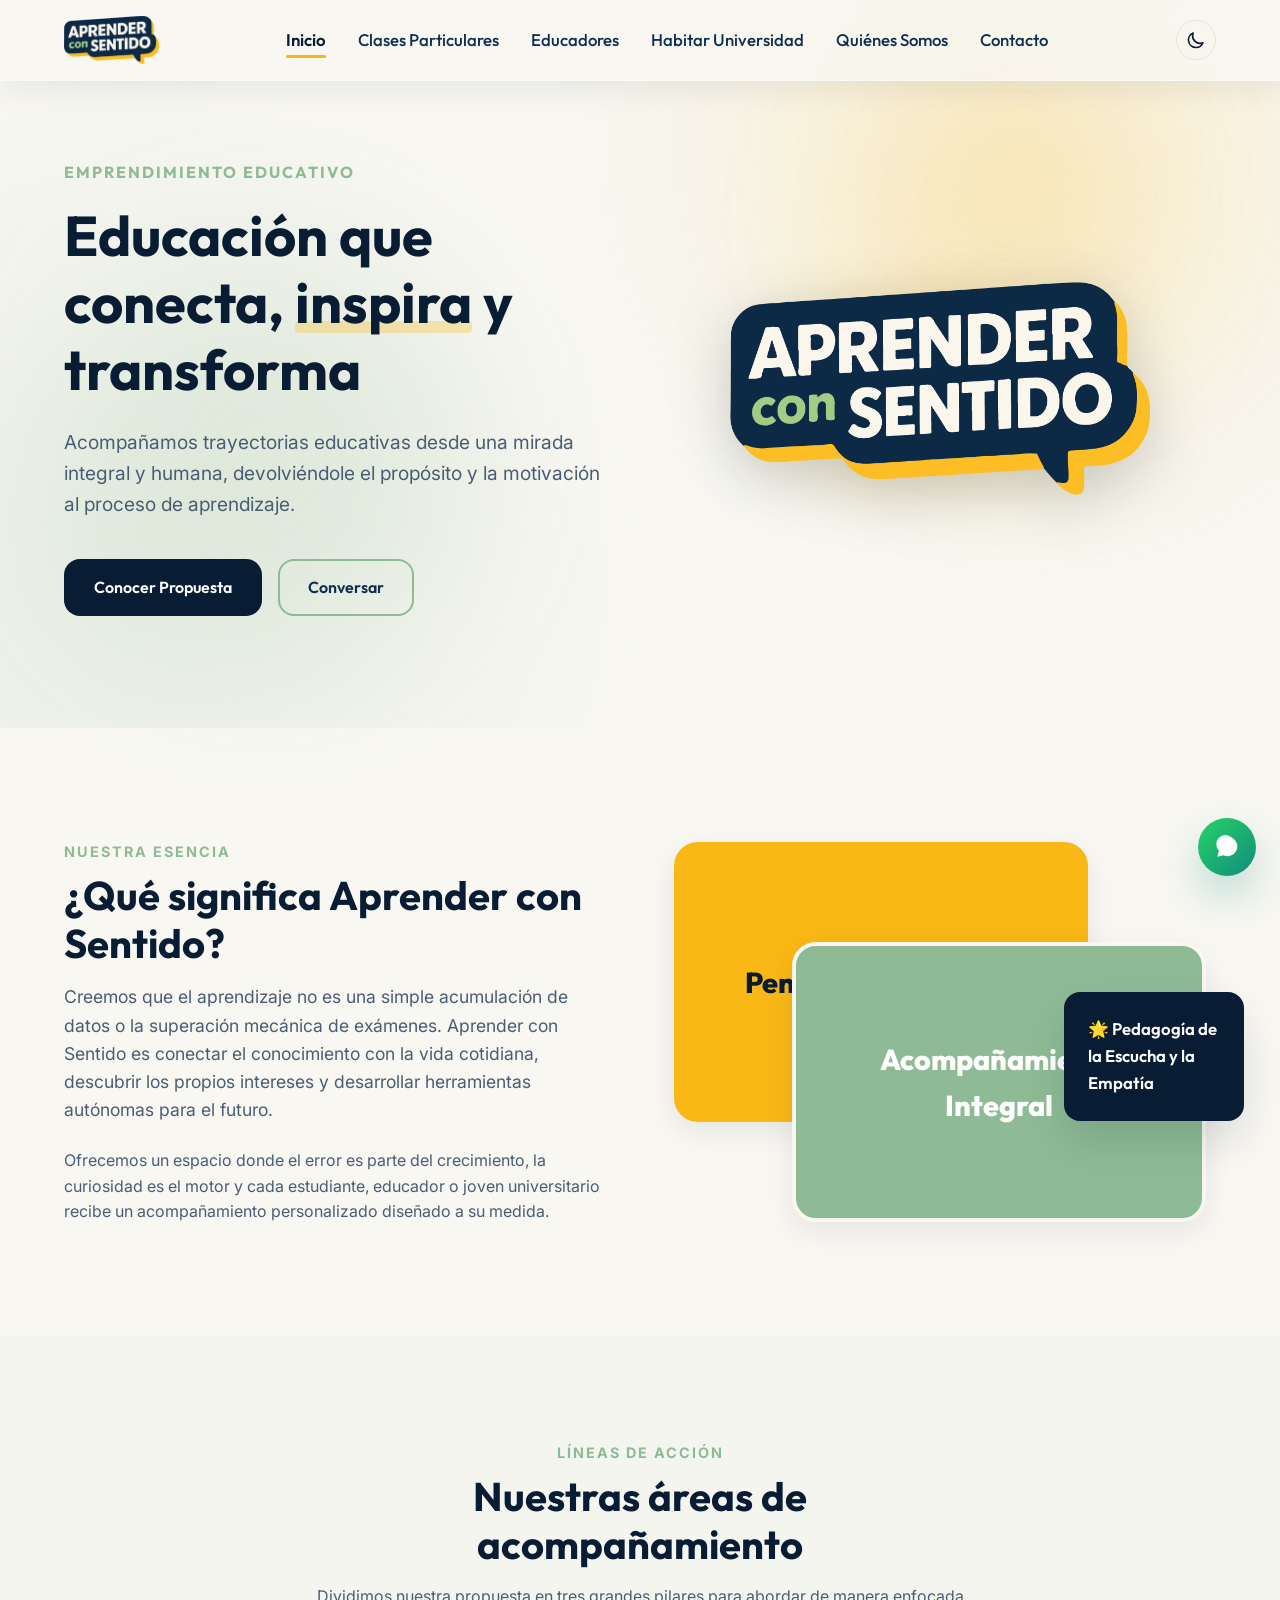
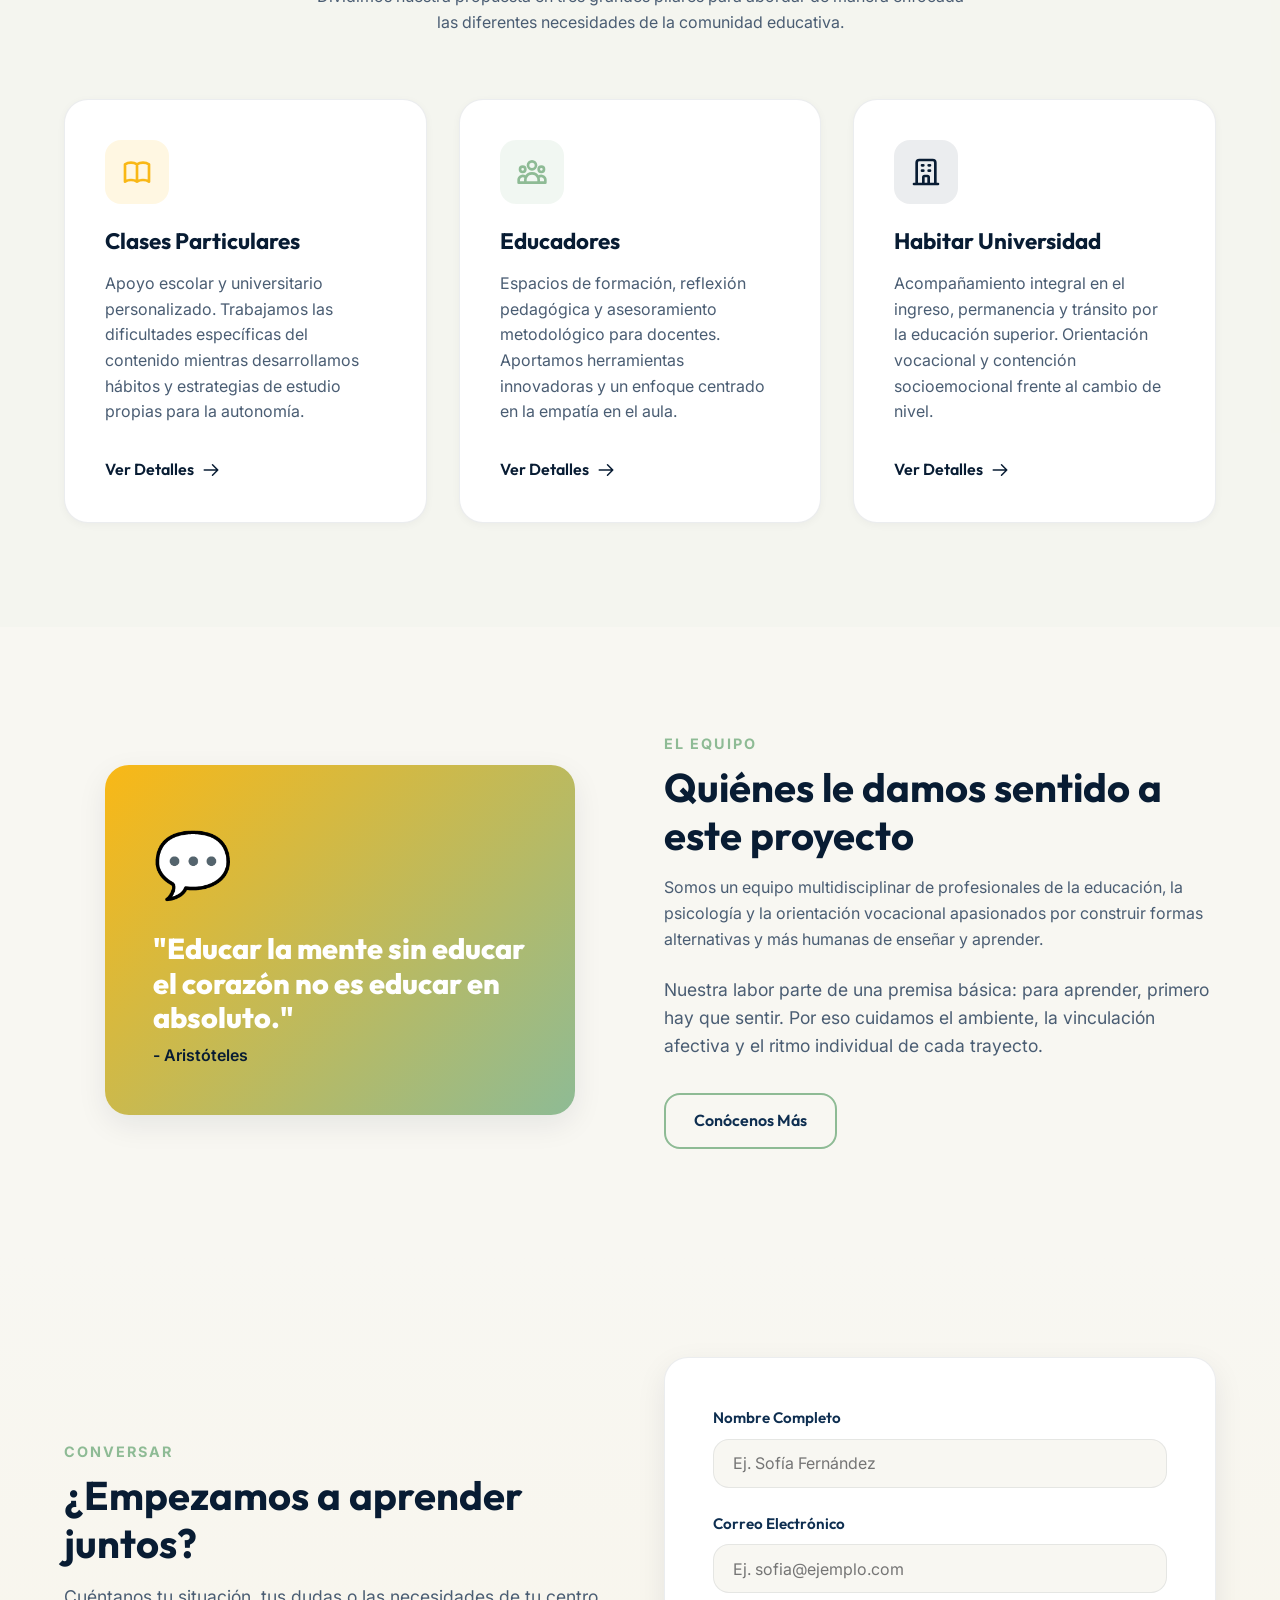
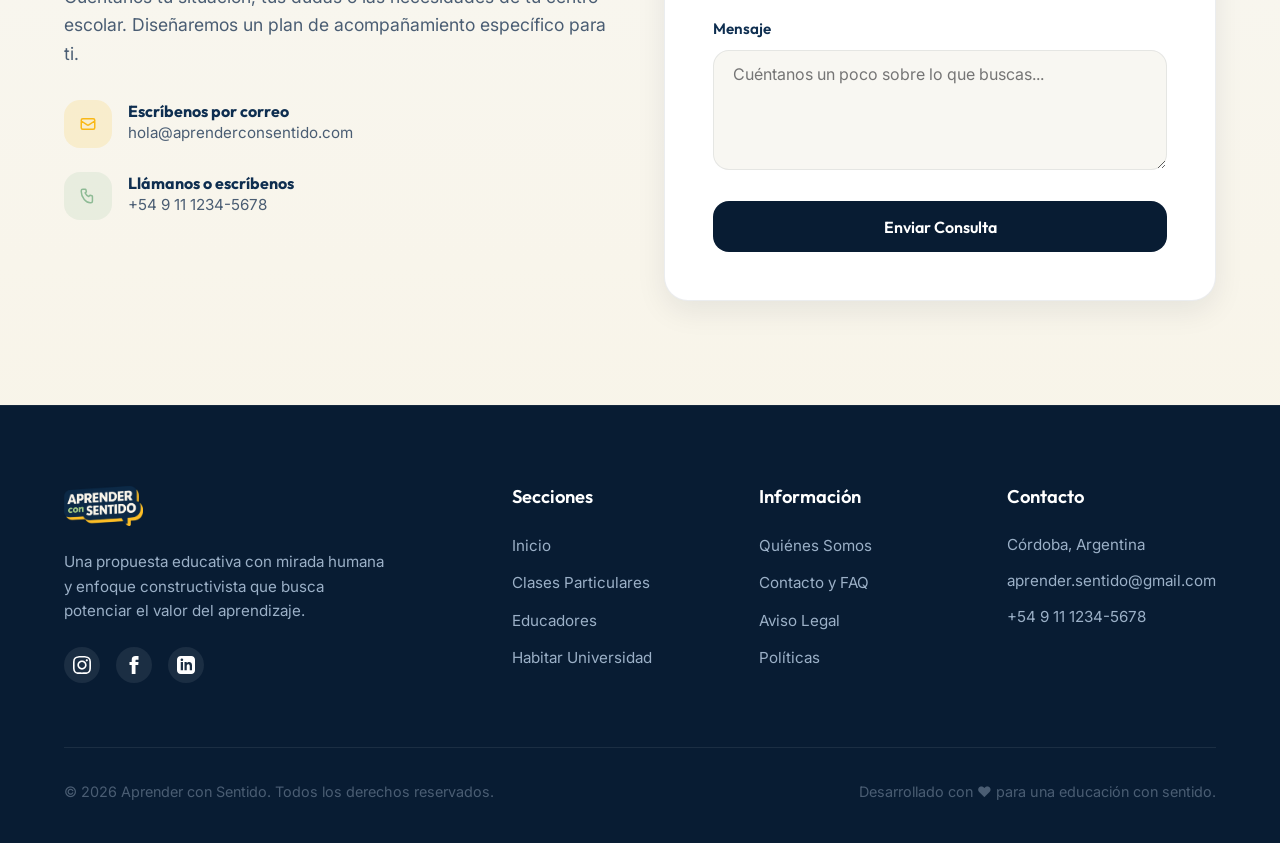
<file: index.html>
<!DOCTYPE html>
<html lang="es">
<head>
  <meta charset="UTF-8">
  <meta name="viewport" content="width=device-width, initial-scale=1.0">
  <meta name="description" content="Aprender con Sentido - Emprendimiento educativo enfocado en clases particulares, acompañamiento para educadores y transición universitaria (Habitar Universidad).">
  <title>Aprender con Sentido | Educación y Acompañamiento Personalizado</title>
  
  <!-- Estilos Globales -->
  <link rel="stylesheet" href="css/styles.css">
  
  <!-- Favicon -->
  <link rel="icon" type="image/x-icon" href="assets/img/favicon/favicon.ico">
  <link rel="icon" type="image/png" sizes="32x32" href="assets/img/favicon/favicon-32x32.png">
  <link rel="icon" type="image/png" sizes="16x16" href="assets/img/favicon/favicon-16x16.png">
  <link rel="apple-touch-icon" sizes="180x180" href="assets/img/favicon/apple-touch-icon.png">
</head>
<body>

  <!-- HEADER & NAVIGATION -->
  <header class="header">
    <div class="container nav-container">
      <!-- Logo Imagen -->
      <a href="index.html" class="logo" id="main-logo-link">
        <img src="assets/img/AprenderConSentido-logoboca.png" alt="Aprender con Sentido Logo" class="logo-img">
      </a>

      <!-- Navigation Menu -->
      <nav aria-label="Navegación principal">
        <ul class="nav-menu">
          <li><a href="index.html" class="nav-link active">Inicio</a></li>
          <li><a href="clases-particulares.html" class="nav-link">Clases Particulares</a></li>
          <li><a href="educadores.html" class="nav-link">Educadores</a></li>
          <li><a href="habitar-universidad.html" class="nav-link">Habitar Universidad</a></li>
          <li><a href="quienes-somos.html" class="nav-link">Quiénes Somos</a></li>
          <li><a href="contacto.html" class="nav-link">Contacto</a></li>
        </ul>
      </nav>

      <!-- Accessibilities (Dark Mode & Menu Toggle) -->
      <div class="inline-flex-center">
        <button class="theme-toggle" id="theme-toggle-btn" aria-label="Cambiar tema de color">
          <!-- Moon Icon (Light Mode display) -->
          <svg class="moon-icon" fill="none" viewBox="0 0 24 24" stroke="currentColor">
            <path stroke-linecap="round" stroke-linejoin="round" stroke-width="2" d="M20.354 15.354A9 9 0 018.646 3.646 9.003 9.003 0 0012 21a9.003 9.003 0 008.354-5.646z" />
          </svg>
          <!-- Sun Icon (Dark Mode display) -->
          <svg class="sun-icon" fill="none" viewBox="0 0 24 24" stroke="currentColor">
            <path stroke-linecap="round" stroke-linejoin="round" stroke-width="2" d="M12 3v1m0 16v1m9-9h-1M4 12H3m15.364-6.364l-.707.707M6.343 17.657l-.707.707m0-12.728l.707.707m12.728 12.728l.707-.707M12 8a4 4 0 100 8 4 4 0 000-8z" />
          </svg>
        </button>

        <button class="mobile-toggle" aria-label="Abrir menú de navegación">
          <svg fill="none" viewBox="0 0 24 24" stroke="currentColor">
            <path stroke-linecap="round" stroke-linejoin="round" stroke-width="2" d="M4 6h16M4 12h16M4 18h16" />
          </svg>
        </button>
      </div>
    </div>
  </header>

  <!-- HERO SECTION -->
  <section class="hero">
    <div class="visual-blob blob-yellow hero-blob-top-right"></div>
    <div class="visual-blob blob-green hero-blob-bottom-left"></div>
    <div class="container grid-2">
      <div class="hero-content fade-in-section is-visible">
        <span class="hero-subtitle">Emprendimiento Educativo</span>
        <h1 class="hero-title">Educación que conecta, <span>inspira</span> y transforma</h1>
        <p class="hero-description">Acompañamos trayectorias educativas desde una mirada integral y humana, devolviéndole el propósito y la motivación al proceso de aprendizaje.</p>
        <div class="btn-group">
          <a href="#que-hacemos" class="btn btn-primary">Conocer Propuesta</a>
          <a href="contacto.html" class="btn btn-outline">Conversar</a>
        </div>
      </div>
      <div class="hero-illustration fade-in-section is-visible illustration-delay">
        <div class="illustration-bg"></div>
        <img src="assets/img/AprenderConSentido-logoboca.png" alt="Logo de Aprender con Sentido" class="hero-logo-img">
      </div>
    </div>
  </section>

  <!-- SECCIÓN: QUE HACEMOS -->
  <section id="que-hacemos" class="section-padding fade-in-section">
    <div class="container">
      <div class="grid-2">
        <div>
          <span class="section-tag">Nuestra Esencia</span>
          <h2 class="section-title">¿Qué significa Aprender con Sentido?</h2>
          <p class="font-size-110 mb-15">Creemos que el aprendizaje no es una simple acumulación de datos o la superación mecánica de exámenes. Aprender con Sentido es conectar el conocimiento con la vida cotidiana, descubrir los propios intereses y desarrollar herramientas autónomas para el futuro.</p>
          <p>Ofrecemos un espacio donde el error es parte del crecimiento, la curiosidad es el motor y cada estudiante, educador o joven universitario recibe un acompañamiento personalizado diseñado a su medida.</p>
        </div>
        <div class="about-image-stack">
          <!-- Stacked geometric styled backgrounds representing premium feel -->
          <div class="about-img about-img-1 about-img-content about-img-content--light">
            Pensamiento Crítico
          </div>
          <div class="about-img about-img-2 about-img-content about-img-content--dark">
            Acompañamiento Integral
          </div>
          <div class="about-deco-bubble">
            🌟 Pedagogía de la Escucha y la Empatía
          </div>
        </div>
      </div>
    </div>
  </section>

  <!-- SECCIÓN: TRES ÁREAS PRINCIPALES -->
  <section class="section-padding fade-in-section bg-light-fade">
    <div class="container">
      <div class="section-title-wrapper">
        <span class="section-tag">Líneas de Acción</span>
        <h2 class="section-title">Nuestras áreas de acompañamiento</h2>
        <p>Dividimos nuestra propuesta en tres grandes pilares para abordar de manera enfocada las diferentes necesidades de la comunidad educativa.</p>
      </div>
      
      <div class="grid-3">
        <!-- Card 1: Clases Particulares -->
        <article class="card">
          <div class="card-icon yellow">
            <svg class="icon-32" fill="none" viewBox="0 0 24 24" stroke="currentColor">
              <path stroke-linecap="round" stroke-linejoin="round" stroke-width="2" d="M12 6.253v13m0-13C10.832 5.477 9.246 5 7.5 5S4.168 5.477 3 6.253v13C4.168 18.477 5.754 18 7.5 18s3.332.477 4.5 1.253m0-13C13.168 5.477 14.754 5 16.5 5c1.747 0 3.332.477 4.5 1.253v13C19.832 18.477 18.247 18 16.5 18c-1.746 0-3.332.477-4.5 1.253" />
            </svg>
          </div>
          <h3 class="card-title">Clases Particulares</h3>
          <p class="card-body">Apoyo escolar y universitario personalizado. Trabajamos las dificultades específicas del contenido mientras desarrollamos hábitos y estrategias de estudio propias para la autonomía.</p>
          <a href="clases-particulares.html" class="card-link" aria-label="Saber más sobre Clases Particulares">
            Ver Detalles 
            <svg fill="none" viewBox="0 0 24 24" stroke="currentColor">
              <path stroke-linecap="round" stroke-linejoin="round" stroke-width="2" d="M14 5l7 7m0 0l-7 7m7-7H3" />
            </svg>
          </a>
        </article>

        <!-- Card 2: Educadores -->
        <article class="card">
          <div class="card-icon green">
            <svg class="icon-32" fill="none" viewBox="0 0 24 24" stroke="currentColor">
              <path stroke-linecap="round" stroke-linejoin="round" stroke-width="2" d="M17 20h5v-2a3 3 0 00-5.356-1.857M17 20H7m10 0v-2c0-.656-.126-1.283-.356-1.857M7 20H2v-2a3 3 0 015.356-1.857M7 20v-2c0-.656.126-1.283.356-1.857m0 0a5.002 5.002 0 019.288 0M15 7a3 3 0 11-6 0 3 3 0 016 0zm6 3a2 2 0 11-4 0 2 2 0 014 0zM7 10a2 2 0 11-4 0 2 2 0 014 0z" />
            </svg>
          </div>
          <h3 class="card-title">Educadores</h3>
          <p class="card-body">Espacios de formación, reflexión pedagógica y asesoramiento metodológico para docentes. Aportamos herramientas innovadoras y un enfoque centrado en la empatía en el aula.</p>
          <a href="educadores.html" class="card-link" aria-label="Saber más sobre Educadores">
            Ver Detalles 
            <svg fill="none" viewBox="0 0 24 24" stroke="currentColor">
              <path stroke-linecap="round" stroke-linejoin="round" stroke-width="2" d="M14 5l7 7m0 0l-7 7m7-7H3" />
            </svg>
          </a>
        </article>

        <!-- Card 3: Habitar Universidad -->
        <article class="card">
          <div class="card-icon blue">
            <svg class="icon-32" fill="none" viewBox="0 0 24 24" stroke="currentColor">
              <path stroke-linecap="round" stroke-linejoin="round" stroke-width="2" d="M19 21V5a2 2 0 00-2-2H7a2 2 0 00-2 2v16m14 0h2m-2 0h-5m-9 0H3m2 0h5M9 7h1m-1 4h1m4-4h1m-1 4h1m-5 10v-5a1 1 0 011-1h2a1 1 0 011 1v5m-4 0h4" />
            </svg>
          </div>
          <h3 class="card-title">Habitar Universidad</h3>
          <p class="card-body">Acompañamiento integral en el ingreso, permanencia y tránsito por la educación superior. Orientación vocacional y contención socioemocional frente al cambio de nivel.</p>
          <a href="habitar-universidad.html" class="card-link" aria-label="Saber más sobre Habitar Universidad">
            Ver Detalles 
            <svg fill="none" viewBox="0 0 24 24" stroke="currentColor">
              <path stroke-linecap="round" stroke-linejoin="round" stroke-width="2" d="M14 5l7 7m0 0l-7 7m7-7H3" />
            </svg>
          </a>
        </article>
      </div>
    </div>
  </section>

  <!-- SECCIÓN: QUIÉNES SOMOS (RESUMEN) -->
  <section class="section-padding fade-in-section">
    <div class="container grid-2">
      <div class="order-2">
        <span class="section-tag">El Equipo</span>
        <h2 class="section-title">Quiénes le damos sentido a este proyecto</h2>
        <p class="mb-15">Somos un equipo multidisciplinar de profesionales de la educación, la psicología y la orientación vocacional apasionados por construir formas alternativas y más humanas de enseñar y aprender.</p>
        <p class="mb-2 font-size-110">Nuestra labor parte de una premisa básica: para aprender, primero hay que sentir. Por eso cuidamos el ambiente, la vinculación afectiva y el ritmo individual de cada trayecto.</p>
        <a href="quienes-somos.html" class="btn btn-outline">Conócenos Más</a>
      </div>
      <div class="order-1 inline-flex justify-center position-relative">
        <!-- Visual design frame to substitute a standard image placeholder -->
        <div class="quote-panel">
          <div class="quote-icon">💬</div>
          <h3 class="quote-heading">"Educar la mente sin educar el corazón no es educar en absoluto."</h3>
          <p class="quote-copy">- Aristóteles</p>
        </div>
      </div>
    </div>
  </section>

  <!-- SECCIÓN: CONTACTO INTEGRADO -->
  <section class="section-padding contact-section fade-in-section" id="contacto">
    <div class="container">
      <div class="grid-2">
        <div>
          <span class="section-tag">Conversar</span>
          <h2 class="section-title">¿Empezamos a aprender juntos?</h2>
          <p class="mb-2 font-size-110">Cuéntanos tu situación, tus dudas o las necesidades de tu centro escolar. Diseñaremos un plan de acompañamiento específico para ti.</p>
          
          <div class="inline-flex-col">
            <div class="contact-info-row">
              <div class="icon-box icon-box--yellow">
                <svg class="icon-18" fill="none" viewBox="0 0 24 24" stroke="currentColor">
                  <path stroke-linecap="round" stroke-linejoin="round" stroke-width="2" d="M3 8l7.89 5.26a2 2 0 002.22 0L21 8M5 19h14a2 2 0 002-2V7a2 2 0 00-2-2H5a2 2 0 00-2 2v10a2 2 0 002 2z" />
                </svg>
              </div>
              <div>
                <h4 class="small-heading">Escríbenos por correo</h4>
                <p class="text-muted-small">hola@aprenderconsentido.com</p>
              </div>
            </div>

            <div class="contact-info-row">
              <div class="icon-box icon-box--green">
                <svg class="icon-18" fill="none" viewBox="0 0 24 24" stroke="currentColor">
                  <path stroke-linecap="round" stroke-linejoin="round" stroke-width="2" d="M3 5a2 2 0 012-2h3.28a1 1 0 01.94.725l.548 2.2a1 1 0 01-.321.988l-1.305.98a10.582 10.582 0 004.872 4.872l.98-1.305a1 1 0 01.988-.321l2.2.548a1 1 0 01.725.94V19a2 2 0 01-2 2h-1C9.716 21 3 14.284 3 6V5z" />
                </svg>
              </div>
              <div>
                <h4 class="small-heading">Llámanos o escríbenos</h4>
                <p class="text-muted-small">+54 9 11 1234-5678</p>
              </div>
            </div>
          </div>
        </div>

        <div class="contact-card">
          <form class="contact-form" novalidate>
            <div class="form-group">
              <label for="name">Nombre Completo</label>
              <input type="text" id="name" name="name" class="form-control" placeholder="Ej. Sofía Fernández">
            </div>
            <div class="form-group">
              <label for="email">Correo Electrónico</label>
              <input type="email" id="email" name="email" class="form-control" placeholder="Ej. sofia@ejemplo.com">
            </div>
            <div class="form-group">
              <label for="message">Mensaje</label>
              <textarea id="message" name="message" class="form-control" placeholder="Cuéntanos un poco sobre lo que buscas..."></textarea>
            </div>
            <button type="submit" class="btn btn-primary btn-wide">Enviar Consulta</button>
          </form>
        </div>
      </div>
    </div>
  </section>

  <!-- FOOTER -->
  <footer class="footer">
    <div class="container">
      <div class="footer-grid">
        <div class="footer-brand">
          <div class="footer-logo">
            <img src="assets/img/AprenderConSentido-logoboca.png" alt="Aprender con Sentido" class="footer-logo-img">
          </div>
          <p class="footer-desc">Una propuesta educativa con mirada humana y enfoque constructivista que busca potenciar el valor del aprendizaje.</p>
          <div class="footer-socials">
            <a href="#" class="footer-social-link" aria-label="Instagram">
              <svg class="icon-18" fill="currentColor" viewBox="0 0 24 24">
                <path d="M12 2.163c3.204 0 3.584.012 4.85.07 3.252.148 4.771 1.691 4.919 4.919.058 1.265.069 1.645.069 4.849 0 3.205-.012 3.584-.069 4.849-.149 3.225-1.664 4.771-4.919 4.919-1.266.058-1.644.07-4.85.07-3.204 0-3.584-.012-4.849-.07-3.26-.149-4.771-1.699-4.919-4.92-.058-1.265-.07-1.644-.07-4.849 0-3.204.013-3.583.07-4.849.149-3.227 1.664-4.771 4.919-4.919 1.266-.057 1.645-.069 4.849-.069zm0-2c-3.259 0-3.667.014-4.947.072-4.358.2-6.78 2.618-6.98 6.98-.059 1.281-.073 1.689-.073 4.948 0 3.259.014 3.668.072 4.948.2 4.358 2.618 6.78 6.98 6.98 1.281.058 1.689.072 4.948.072 3.259 0 3.668-.014 4.948-.072 4.354-.2 6.782-2.618 6.979-6.98.059-1.28.073-1.689.073-4.948 0-3.259-.014-3.667-.072-4.947-.196-4.354-2.617-6.78-6.979-6.98-1.281-.059-1.69-.073-4.949-.073zm0 5.838c-3.403 0-6.162 2.759-6.162 6.162s2.759 6.163 6.162 6.163 6.162-2.759 6.162-6.163c0-3.403-2.759-6.162-6.162-6.162zm0 10.162c-2.209 0-4-1.79-4-4 0-2.209 1.791-4 4-4s4 1.791 4 4c0 2.21-1.791 4-4 4zm6.406-11.845c-.796 0-1.441.645-1.441 1.44s.645 1.44 1.441 1.44c.795 0 1.439-.645 1.439-1.44s-.644-1.44-1.439-1.44z"/>
              </svg>
            </a>
            <a href="#" class="footer-social-link" aria-label="Facebook">
              <svg class="icon-18" fill="currentColor" viewBox="0 0 24 24">
                <path d="M9 8h-3v4h3v12h5v-12h3.642l.358-4h-4v-1.667c0-.955.192-1.333 1.115-1.333h2.885v-5h-3.808c-3.596 0-5.192 1.583-5.192 4.615v3.385z"/>
              </svg>
            </a>
            <a href="#" class="footer-social-link" aria-label="LinkedIn">
              <svg class="icon-18" fill="currentColor" viewBox="0 0 24 24">
                <path d="M19 0h-14c-2.761 0-5 2.239-5 5v14c0 2.761 2.239 5 5 5h14c2.762 0 5-2.239 5-5v-14c0-2.761-2.238-5-5-5zm-11 19h-3v-11h3v11zm-1.5-12.268c-.966 0-1.75-.779-1.75-1.75s.784-1.75 1.75-1.75 1.75.779 1.75 1.75-.784 1.75-1.75 1.75zm13.5 12.268h-3v-5.604c0-3.368-4-3.113-4 0v5.604h-3v-11h3v1.765c1.396-2.586 7-2.777 7 2.476v6.759z"/>
              </svg>
            </a>
          </div>
        </div>

        <div class="footer-links-column">
          <h3 class="footer-title">Secciones</h3>
          <ul class="footer-links">
            <li class="footer-link-item"><a href="index.html" class="footer-link">Inicio</a></li>
            <li class="footer-link-item"><a href="clases-particulares.html" class="footer-link">Clases Particulares</a></li>
            <li class="footer-link-item"><a href="educadores.html" class="footer-link">Educadores</a></li>
            <li class="footer-link-item"><a href="habitar-universidad.html" class="footer-link">Habitar Universidad</a></li>
          </ul>
        </div>

        <div class="footer-links-column">
          <h3 class="footer-title">Información</h3>
          <ul class="footer-links">
            <li class="footer-link-item"><a href="quienes-somos.html" class="footer-link">Quiénes Somos</a></li>
            <li class="footer-link-item"><a href="contacto.html" class="footer-link">Contacto y FAQ</a></li>
            <li class="footer-link-item"><a href="#" class="footer-link">Aviso Legal</a></li>
            <li class="footer-link-item"><a href="#" class="footer-link">Políticas</a></li>
          </ul>
        </div>

        <div class="footer-links-column">
          <h3 class="footer-title">Contacto</h3>
          <ul class="footer-links">
            <li class="footer-link-item footer-contact-item">Córdoba, Argentina</li>
            <li class="footer-link-item footer-contact-item">aprender.sentido@gmail.com</li>
            <li class="footer-link-item footer-contact-item">+54 9 11 1234-5678</li>
          </ul>
        </div>
      </div>

      <div class="footer-bottom">
        <p>&copy; 2026 Aprender con Sentido. Todos los derechos reservados.</p>
        <p>Desarrollado con ❤️ para una educación con sentido.</p>
      </div>
    </div>
  </footer>

  <a href="https://wa.me/5491112345678?text=Hola%20Aprender%20con%20Sentido%2C%20quiero%20más%20info" class="whatsapp-float" target="_blank" rel="noopener noreferrer" aria-label="Chatea por WhatsApp">
    <svg viewBox="0 0 24 24" fill="currentColor" aria-hidden="true">
      <path d="M16.5 3.5a8.38 8.38 0 0 0-11.92 11.92L3 21l5.71-1.5A8.38 8.38 0 0 0 16.5 3.5z"/>
      <path d="M16.5 3.5c1.34 1.34 2.1 3.04 2.1 4.9 0 1.86-.76 3.56-2.1 4.9a8.65 8.65 0 0 1-4.9 2.1l-1.02.24-.24-1.02a8.65 8.65 0 0 1-2.1-4.9c0-1.86.76-3.56 2.1-4.9a8.38 8.38 0 0 1 4.9-2.1h.5z"/>
    </svg>
  </a>

  <!-- Scripts Globales -->
  <script src="js/main.js"></script>
</body>
</html>
</file>
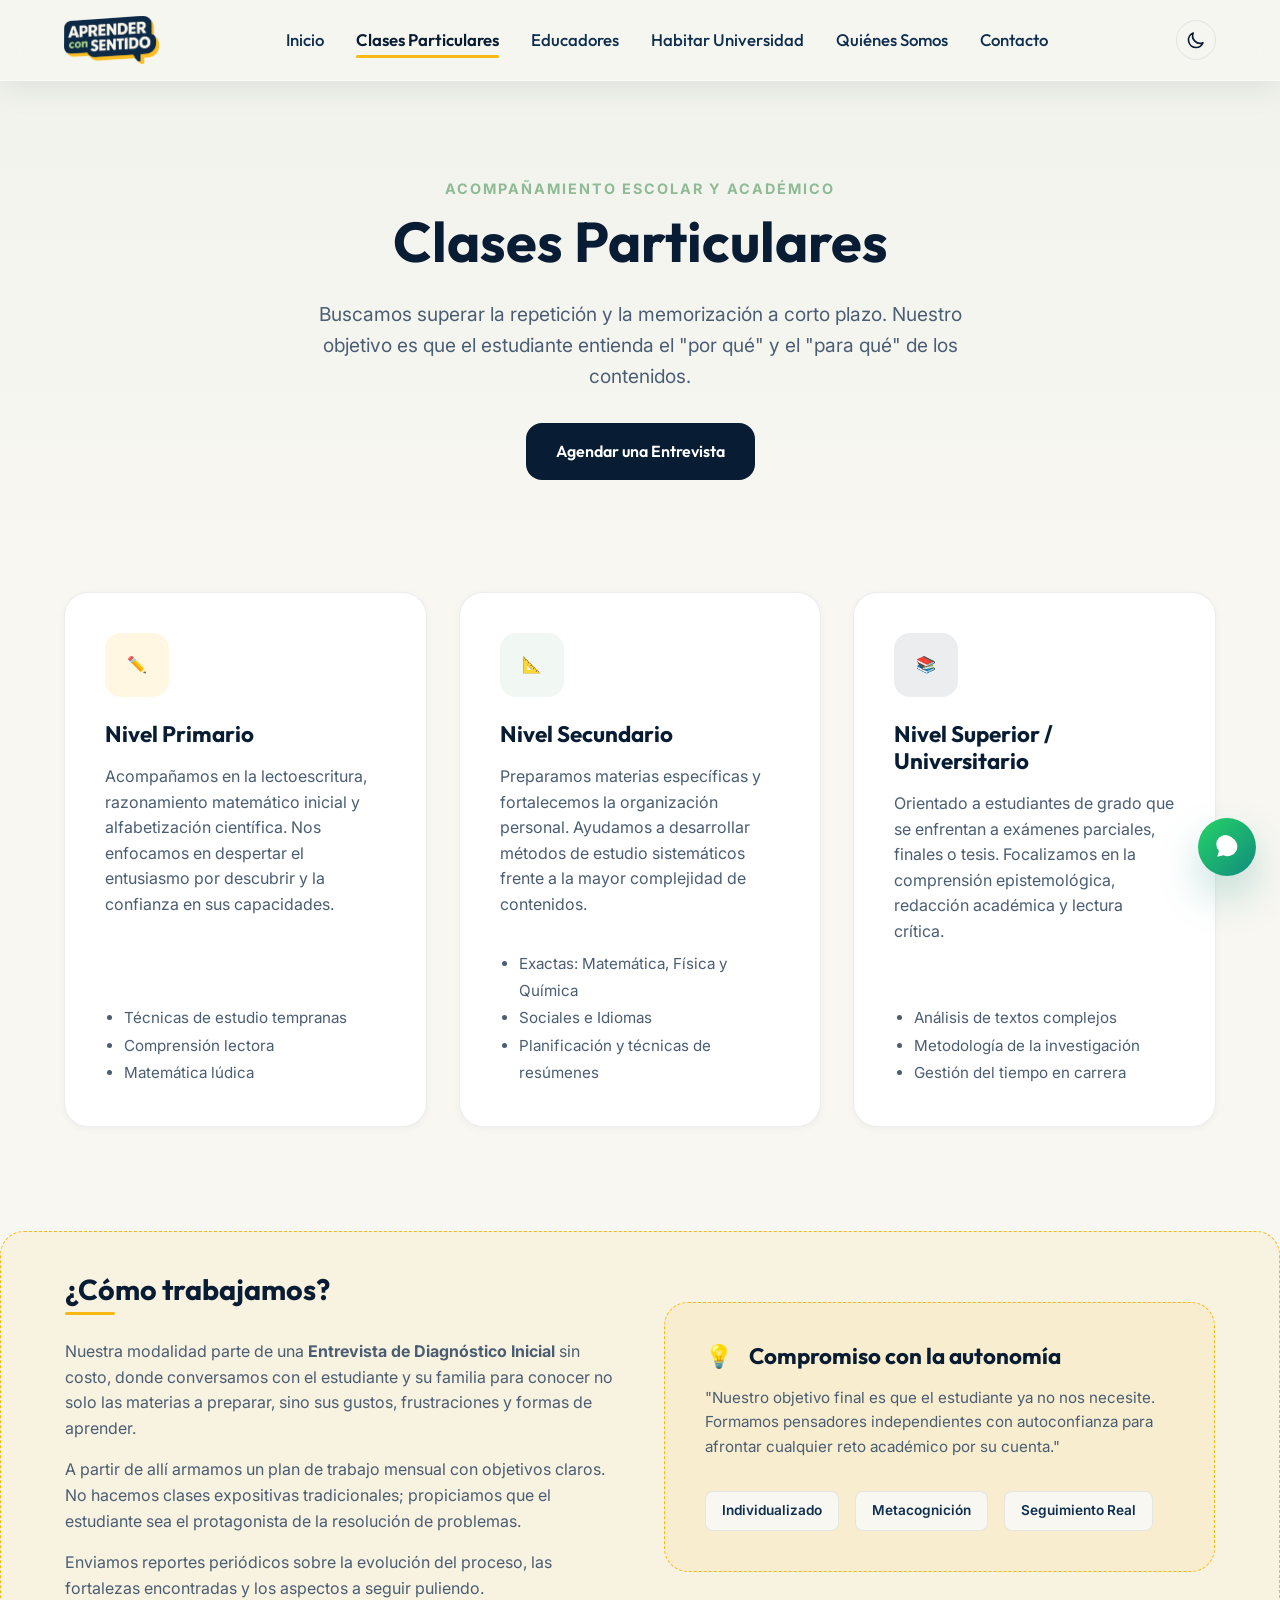
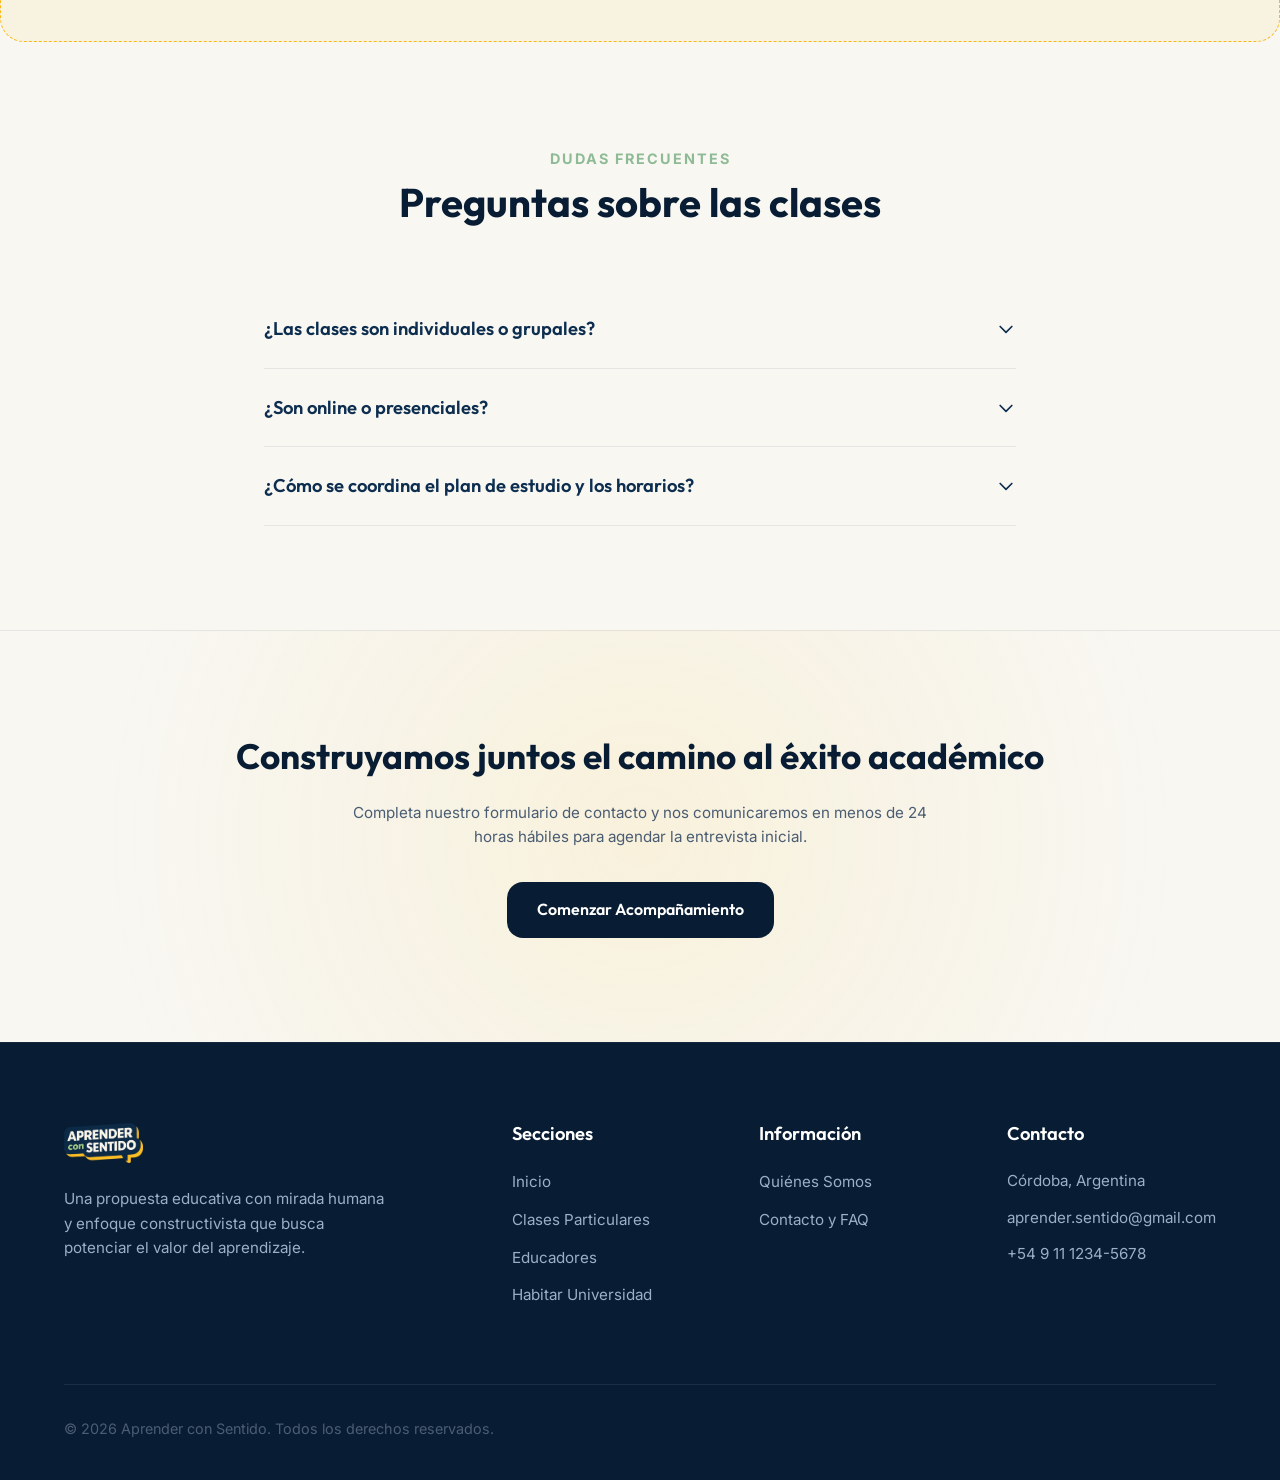
<file: clases-particulares.html>
<!DOCTYPE html>
<html lang="es">
<head>
  <meta charset="UTF-8">
  <meta name="viewport" content="width=device-width, initial-scale=1.0">
  <meta name="description" content="Clases particulares personalizadas para primaria, secundaria y nivel universitario en Aprender con Sentido. Metodología de estudio enfocada en la autonomía del estudiante.">
  <title>Clases Particulares | Aprender con Sentido</title>
  <!-- Favicon -->
  <link rel="icon" type="image/x-icon" href="assets/img/favicon/favicon.ico">
  <link rel="icon" type="image/png" sizes="32x32" href="assets/img/favicon/favicon-32x32.png">
  <link rel="icon" type="image/png" sizes="16x16" href="assets/img/favicon/favicon-16x16.png">
  <link rel="apple-touch-icon" sizes="180x180" href="assets/img/favicon/apple-touch-icon.png">
  <!-- Styles -->
  <link rel="stylesheet" href="css/styles.css">
</head>
<body>

  <!-- HEADER & NAVIGATION -->
  <header class="header">
    <div class="container nav-container">
      <a href="index.html" class="logo">
        <img src="assets/img/AprenderConSentido-logoboca.png" alt="Aprender con Sentido Logo" class="logo-img">
      </a>
      <nav aria-label="Navegación principal">
        <ul class="nav-menu">
          <li><a href="index.html" class="nav-link">Inicio</a></li>
          <li><a href="clases-particulares.html" class="nav-link active">Clases Particulares</a></li>
          <li><a href="educadores.html" class="nav-link">Educadores</a></li>
          <li><a href="habitar-universidad.html" class="nav-link">Habitar Universidad</a></li>
          <li><a href="quienes-somos.html" class="nav-link">Quiénes Somos</a></li>
          <li><a href="contacto.html" class="nav-link">Contacto</a></li>
        </ul>
      </nav>
      <div class="inline-flex-center">
        <button class="theme-toggle" aria-label="Cambiar tema de color">
          <svg class="moon-icon" fill="none" viewBox="0 0 24 24" stroke="currentColor">
            <path stroke-linecap="round" stroke-linejoin="round" stroke-width="2" d="M20.354 15.354A9 9 0 018.646 3.646 9.003 9.003 0 0012 21a9.003 9.003 0 008.354-5.646z" />
          </svg>
          <svg class="sun-icon" fill="none" viewBox="0 0 24 24" stroke="currentColor">
            <path stroke-linecap="round" stroke-linejoin="round" stroke-width="2" d="M12 3v1m0 16v1m9-9h-1M4 12H3m15.364-6.364l-.707.707M6.343 17.657l-.707.707m0-12.728l.707.707m12.728 12.728l.707-.707M12 8a4 4 0 100 8 4 4 0 000-8z" />
          </svg>
        </button>
        <button class="mobile-toggle" aria-label="Abrir menú de navegación">
          <svg fill="none" viewBox="0 0 24 24" stroke="currentColor">
            <path stroke-linecap="round" stroke-linejoin="round" stroke-width="2" d="M4 6h16M4 12h16M4 18h16" />
          </svg>
        </button>
      </div>
    </div>
  </header>

  <!-- SUBPAGE HERO -->
  <section class="subpage-hero">
    <div class="container">
      <span class="section-tag">Acompañamiento Escolar y Académico</span>
      <h1 class="subpage-hero-title">Clases Particulares</h1>
      <p class="subpage-hero-desc">Buscamos superar la repetición y la memorización a corto plazo. Nuestro objetivo es que el estudiante entienda el "por qué" y el "para qué" de los contenidos.</p>
      <a href="contacto.html" class="btn btn-primary">Agendar una Entrevista</a>
    </div>
  </section>

  <!-- DETALLE DE NIVELES Y MATERIAS -->
  <section class="section-padding fade-in-section pt-2">
    <div class="container">
      <div class="grid-3">
        <!-- Nivel Primario -->
        <article class="card">
          <div class="card-icon yellow">
            <span>✏️</span>
          </div>
          <h3 class="card-title">Nivel Primario</h3>
          <p class="card-body">Acompañamos en la lectoescritura, razonamiento matemático inicial y alfabetización científica. Nos enfocamos en despertar el entusiasmo por descubrir y la confianza en sus capacidades.</p>
          <ul class="text-muted-list">
            <li>Técnicas de estudio tempranas</li>
            <li>Comprensión lectora</li>
            <li>Matemática lúdica</li>
          </ul>
        </article>

        <!-- Nivel Secundario -->
        <article class="card">
          <div class="card-icon green">
            <span>📐</span>
          </div>
          <h3 class="card-title">Nivel Secundario</h3>
          <p class="card-body">Preparamos materias específicas y fortalecemos la organización personal. Ayudamos a desarrollar métodos de estudio sistemáticos frente a la mayor complejidad de contenidos.</p>
          <ul class="text-muted-list">
            <li>Exactas: Matemática, Física y Química</li>
            <li>Sociales e Idiomas</li>
            <li>Planificación y técnicas de resúmenes</li>
          </ul>
        </article>

        <!-- Nivel Universitario -->
        <article class="card">
          <div class="card-icon blue">
            <span>📚</span>
          </div>
          <h3 class="card-title">Nivel Superior / Universitario</h3>
          <p class="card-body">Orientado a estudiantes de grado que se enfrentan a exámenes parciales, finales o tesis. Focalizamos en la comprensión epistemológica, redacción académica y lectura crítica.</p>
          <ul class="text-muted-list">
            <li>Análisis de textos complejos</li>
            <li>Metodología de la investigación</li>
            <li>Gestión del tiempo en carrera</li>
          </ul>
        </article>
      </div>
    </div>
  </section>

  <!-- DETALLE METODOLÓGICO -->
  <section class="section-padding fade-in-section panel-highlight">
    <div class="container grid-2">
      <div>
        <h2 class="content-block-title">¿Cómo trabajamos?</h2>
        <p class="mb-1">Nuestra modalidad parte de una <strong>Entrevista de Diagnóstico Inicial</strong> sin costo, donde conversamos con el estudiante y su familia para conocer no solo las materias a preparar, sino sus gustos, frustraciones y formas de aprender.</p>
        <p class="mb-1">A partir de allí armamos un plan de trabajo mensual con objetivos claros. No hacemos clases expositivas tradicionales; propiciamos que el estudiante sea el protagonista de la resolución de problemas.</p>
        <p>Enviamos reportes periódicos sobre la evolución del proceso, las fortalezas encontradas y los aspectos a seguir puliendo.</p>
      </div>
      <div class="panel-highlight">
        <h3 class="section-subtitle inline-flex-center">
          <span>💡</span> Compromiso con la autonomía
        </h3>
        <p class="text-muted-small mb-2">"Nuestro objetivo final es que el estudiante ya no nos necesite. Formamos pensadores independientes con autoconfianza para afrontar cualquier reto académico por su cuenta."</p>
        <div class="flex-wrap-gap">
          <span class="tag-pill">Individualizado</span>
          <span class="tag-pill">Metacognición</span>
          <span class="tag-pill">Seguimiento Real</span>
        </div>
      </div>
    </div>
  </section>

  <!-- SECCIÓN DE FAQS -->
  <section class="section-padding fade-in-section">
    <div class="container max-w-800">
      <div class="section-title-wrapper">
        <span class="section-tag">Dudas Frecuentes</span>
        <h2 class="section-title">Preguntas sobre las clases</h2>
      </div>

      <div class="faq-container">
        <!-- FAQ 1 -->
        <div class="faq-item">
          <div class="faq-question">
            ¿Las clases son individuales o grupales?
            <svg class="faq-icon" fill="none" viewBox="0 0 24 24" stroke="currentColor">
              <path stroke-linecap="round" stroke-linejoin="round" stroke-width="2" d="M19 9l-7 7-7-7" />
            </svg>
          </div>
          <div class="faq-answer">
            <p>Priorizamos el formato individual para garantizar un acompañamiento sumamente personalizado y focalizado en los ritmos singulares del estudiante. No obstante, armamos talleres grupales reducidos para temáticas específicas como técnicas de estudio u orientación vocacional.</p>
          </div>
        </div>

        <!-- FAQ 2 -->
        <div class="faq-item">
          <div class="faq-question">
            ¿Son online o presenciales?
            <svg class="faq-icon" fill="none" viewBox="0 0 24 24" stroke="currentColor">
              <path stroke-linecap="round" stroke-linejoin="round" stroke-width="2" d="M19 9l-7 7-7-7" />
            </svg>
          </div>
          <div class="faq-answer">
            <p>Ofrecemos ambas modalidades. La modalidad virtual se desarrolla en nuestra plataforma interactiva y pizarra digital compartida. La modalidad presencial está sujeta a disponibilidad geográfica en nuestras sedes o a domicilio.</p>
          </div>
        </div>

        <!-- FAQ 3 -->
        <div class="faq-item">
          <div class="faq-question">
            ¿Cómo se coordina el plan de estudio y los horarios?
            <svg class="faq-icon" fill="none" viewBox="0 0 24 24" stroke="currentColor">
              <path stroke-linecap="round" stroke-linejoin="round" stroke-width="2" d="M19 9l-7 7-7-7" />
            </svg>
          </div>
          <div class="faq-answer">
            <p>En la entrevista de diagnóstico analizamos los cronogramas del estudiante y el colegio/universidad. Establecemos una carga horaria recomendada y horarios fijos semanales para consolidar la rutina de estudio.</p>
          </div>
        </div>
      </div>
    </div>
  </section>

  <!-- CTA FINAL -->
  <section class="section-padding fade-in-section section-cta-alt">
    <div class="container text-center">
      <h2 class="headline-lg mb-1">Construyamos juntos el camino al éxito académico</h2>
      <p class="text-muted-small max-w-600 mx-auto mb-2">Completa nuestro formulario de contacto y nos comunicaremos en menos de 24 horas hábiles para agendar la entrevista inicial.</p>
      <a href="contacto.html" class="btn btn-primary">Comenzar Acompañamiento</a>
    </div>
  </section>

  <!-- FOOTER -->
  <footer class="footer">
    <div class="container">
      <div class="footer-grid">
        <div class="footer-brand">
          <div class="footer-logo">
            <img src="assets/img/AprenderConSentido-logoboca.png" alt="Aprender con Sentido" class="footer-logo-img">
          </div>
          <p class="footer-desc">Una propuesta educativa con mirada humana y enfoque constructivista que busca potenciar el valor del aprendizaje.</p>
        </div>
        <div class="footer-links-column">
          <h3 class="footer-title">Secciones</h3>
          <ul class="footer-links">
            <li class="footer-link-item"><a href="index.html" class="footer-link">Inicio</a></li>
            <li class="footer-link-item"><a href="clases-particulares.html" class="footer-link">Clases Particulares</a></li>
            <li class="footer-link-item"><a href="educadores.html" class="footer-link">Educadores</a></li>
            <li class="footer-link-item"><a href="habitar-universidad.html" class="footer-link">Habitar Universidad</a></li>
          </ul>
        </div>
        <div class="footer-links-column">
          <h3 class="footer-title">Información</h3>
          <ul class="footer-links">
            <li class="footer-link-item"><a href="quienes-somos.html" class="footer-link">Quiénes Somos</a></li>
            <li class="footer-link-item"><a href="contacto.html" class="footer-link">Contacto y FAQ</a></li>
          </ul>
        </div>
        <div class="footer-links-column">
          <h3 class="footer-title">Contacto</h3>
          <ul class="footer-links">
            <li class="footer-link-item footer-contact-item">Córdoba, Argentina</li>
            <li class="footer-link-item footer-contact-item">aprender.sentido@gmail.com</li>
            <li class="footer-link-item footer-contact-item">+54 9 11 1234-5678</li>
          </ul>
        </div>
      </div>
      <div class="footer-bottom">
        <p>&copy; 2026 Aprender con Sentido. Todos los derechos reservados.</p>
      </div>
    </div>
  </footer>

  <a href="https://wa.me/5491112345678?text=Hola%20Aprender%20con%20Sentido%2C%20quiero%20más%20info" class="whatsapp-float" target="_blank" rel="noopener noreferrer" aria-label="Chatea por WhatsApp">
    <svg viewBox="0 0 24 24" fill="currentColor" aria-hidden="true">
      <path d="M16.5 3.5a8.38 8.38 0 0 0-11.92 11.92L3 21l5.71-1.5A8.38 8.38 0 0 0 16.5 3.5z"/>
      <path d="M16.5 3.5c1.34 1.34 2.1 3.04 2.1 4.9 0 1.86-.76 3.56-2.1 4.9a8.65 8.65 0 0 1-4.9 2.1l-1.02.24-.24-1.02a8.65 8.65 0 0 1-2.1-4.9c0-1.86.76-3.56 2.1-4.9a8.38 8.38 0 0 1 4.9-2.1h.5z"/>
    </svg>
  </a>

  <script src="js/main.js"></script>
</body>
</html>
</file>
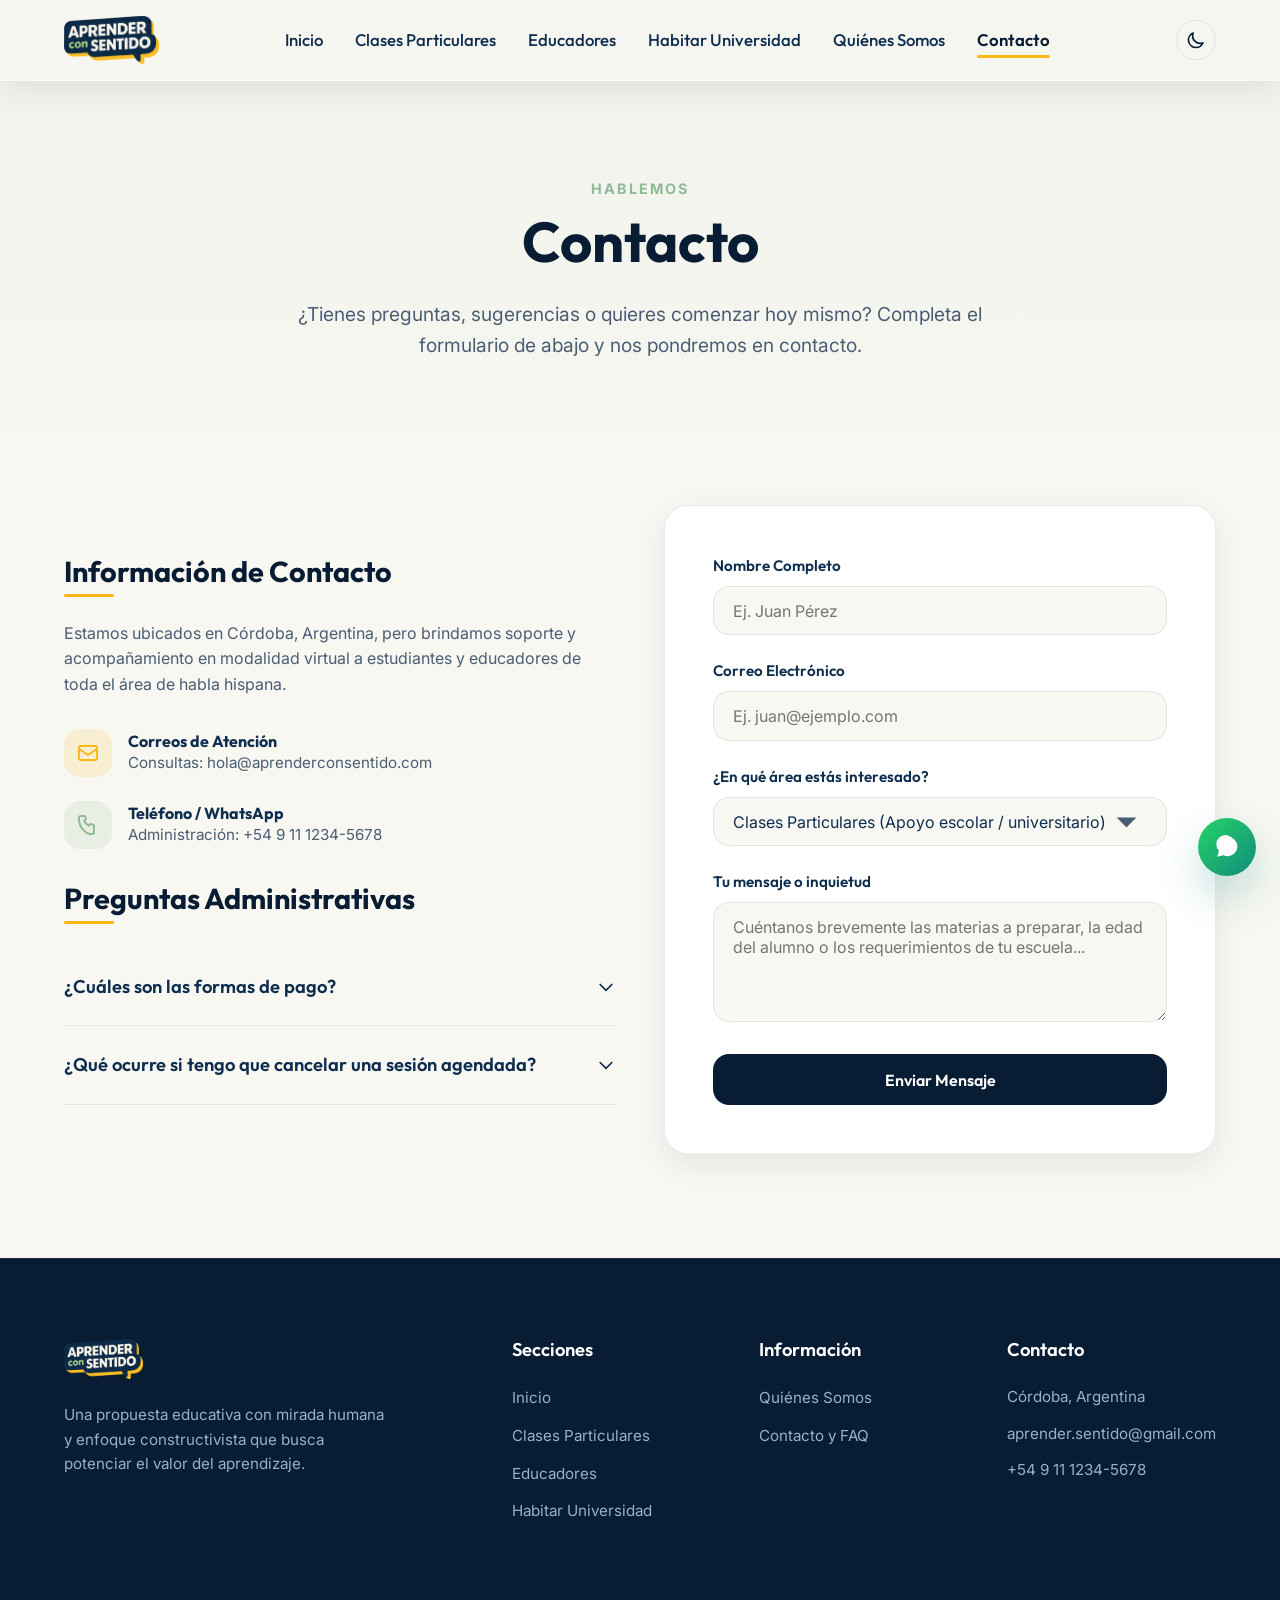
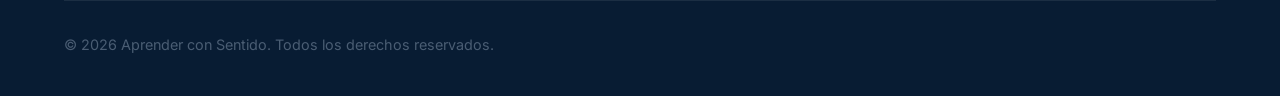
<file: contacto.html>
<!DOCTYPE html>
<html lang="es">
<head>
  <meta charset="UTF-8">
  <meta name="viewport" content="width=device-width, initial-scale=1.0">
  <meta name="description" content="Ponte en contacto con Aprender con Sentido. Reserva tu entrevista de diagnóstico inicial para clases particulares, formación de educadores o acompañamiento universitario.">
  <title>Contacto | Aprender con Sentido</title>
  <link rel="stylesheet" href="css/styles.css">
  <link rel="icon" type="image/x-icon" href="assets/img/favicon/favicon.ico">
  <link rel="icon" type="image/png" sizes="32x32" href="assets/img/favicon/favicon-32x32.png">
  <link rel="icon" type="image/png" sizes="16x16" href="assets/img/favicon/favicon-16x16.png">
  <link rel="apple-touch-icon" sizes="180x180" href="assets/img/favicon/apple-touch-icon.png">
</head>
<body>

  <!-- HEADER & NAVIGATION -->
  <header class="header">
    <div class="container nav-container">
      <a href="index.html" class="logo">
        <img src="assets/img/AprenderConSentido-logoboca.png" alt="Aprender con Sentido Logo" class="logo-img">
      </a>
      <nav aria-label="Navegación principal">
        <ul class="nav-menu">
          <li><a href="index.html" class="nav-link">Inicio</a></li>
          <li><a href="clases-particulares.html" class="nav-link">Clases Particulares</a></li>
          <li><a href="educadores.html" class="nav-link">Educadores</a></li>
          <li><a href="habitar-universidad.html" class="nav-link">Habitar Universidad</a></li>
          <li><a href="quienes-somos.html" class="nav-link">Quiénes Somos</a></li>
          <li><a href="contacto.html" class="nav-link active">Contacto</a></li>
        </ul>
      </nav>
      <div class="inline-flex-center">
        <button class="theme-toggle" aria-label="Cambiar tema de color">
          <svg class="moon-icon" fill="none" viewBox="0 0 24 24" stroke="currentColor">
            <path stroke-linecap="round" stroke-linejoin="round" stroke-width="2" d="M20.354 15.354A9 9 0 018.646 3.646 9.003 9.003 0 0012 21a9.003 9.003 0 008.354-5.646z" />
          </svg>
          <svg class="sun-icon" fill="none" viewBox="0 0 24 24" stroke="currentColor">
            <path stroke-linecap="round" stroke-linejoin="round" stroke-width="2" d="M12 3v1m0 16v1m9-9h-1M4 12H3m15.364-6.364l-.707.707M6.343 17.657l-.707.707m0-12.728l.707.707m12.728 12.728l.707-.707M12 8a4 4 0 100 8 4 4 0 000-8z" />
          </svg>
        </button>
        <button class="mobile-toggle" aria-label="Abrir menú de navegación">
          <svg fill="none" viewBox="0 0 24 24" stroke="currentColor">
            <path stroke-linecap="round" stroke-linejoin="round" stroke-width="2" d="M4 6h16M4 12h16M4 18h16" />
          </svg>
        </button>
      </div>
    </div>
  </header>

  <!-- SUBPAGE HERO -->
  <section class="subpage-hero">
    <div class="container">
      <span class="section-tag">Hablemos</span>
      <h1 class="subpage-hero-title">Contacto</h1>
      <p class="subpage-hero-desc">¿Tienes preguntas, sugerencias o quieres comenzar hoy mismo? Completa el formulario de abajo y nos pondremos en contacto.</p>
    </div>
  </section>

  <!-- FORMULARIO E INFORMACIÓN -->
  <section class="section-padding fade-in-section pt-2">
    <div class="container grid-2">
      <!-- Información & FAQs -->
      <div>
        <h2 class="content-block-title">Información de Contacto</h2>
        <p class="mb-2">Estamos ubicados en Córdoba, Argentina, pero brindamos soporte y acompañamiento en modalidad virtual a estudiantes y educadores de toda el área de habla hispana.</p>

        <div class="inline-flex-col mb-2">
          <div class="info-card-row">
            <div class="info-icon info-icon-primary">
              <svg class="icon-24" fill="none" viewBox="0 0 24 24" stroke="currentColor">
                <path stroke-linecap="round" stroke-linejoin="round" stroke-width="2" d="M3 8l7.89 5.26a2 2 0 002.22 0L21 8M5 19h14a2 2 0 002-2V7a2 2 0 00-2-2H5a2 2 0 00-2 2v10a2 2 0 002 2z" />
              </svg>
            </div>
            <div>
              <h4 class="info-card-title">Correos de Atención</h4>
              <p class="text-muted-small">Consultas: hola@aprenderconsentido.com</p>
            </div>
          </div>

          <div class="info-card-row">
            <div class="info-icon info-icon-secondary">
              <svg class="icon-24" fill="none" viewBox="0 0 24 24" stroke="currentColor">
                <path stroke-linecap="round" stroke-linejoin="round" stroke-width="2" d="M3 5a2 2 0 012-2h3.28a1 1 0 01.94.725l.548 2.2a1 1 0 01-.321.988l-1.305.98a10.582 10.582 0 004.872 4.872l.98-1.305a1 1 0 01.988-.321l2.2.548a1 1 0 01.725.94V19a2 2 0 01-2 2h-1C9.716 21 3 14.284 3 6V5z" />
              </svg>
            </div>
            <div>
              <h4 class="info-card-title">Teléfono / WhatsApp</h4>
              <p class="text-muted-small">Administración: +54 9 11 1234-5678</p>
            </div>
          </div>
        </div>

        <h3 class="content-block-title">Preguntas Administrativas</h3>
        <div class="faq-container mt-1">
          <div class="faq-item">
            <div class="faq-question faq-question-lg">
              ¿Cuáles son las formas de pago?
              <svg class="faq-icon" fill="none" viewBox="0 0 24 24" stroke="currentColor">
                <path stroke-linecap="round" stroke-linejoin="round" stroke-width="2" d="M19 9l-7 7-7-7" />
              </svg>
            </div>
            <div class="faq-answer">
              <p>Aceptamos transferencias bancarias, tarjetas de crédito y débito a través de plataformas virtuales seguras, y MercadoPago. Para alumnos fuera de Argentina disponemos de PayPal.</p>
            </div>
          </div>

          <div class="faq-item">
            <div class="faq-question faq-question-lg">
              ¿Qué ocurre si tengo que cancelar una sesión agendada?
              <svg class="faq-icon" fill="none" viewBox="0 0 24 24" stroke="currentColor">
                <path stroke-linecap="round" stroke-linejoin="round" stroke-width="2" d="M19 9l-7 7-7-7" />
              </svg>
            </div>
            <div class="faq-answer">
              <p>Solicitamos avisar con un mínimo de 24 horas de antelación para poder re-programar la clase sin cargos extra. Las cancelaciones en el mismo día se consideran dictadas.</p>
            </div>
          </div>
        </div>
      </div>

      <!-- Formulario de Contacto Avanzado -->
      <div class="contact-card">
        <form class="contact-form" novalidate>
          <div class="form-group">
            <label for="name">Nombre Completo</label>
            <input type="text" id="name" name="name" class="form-control" placeholder="Ej. Juan Pérez">
          </div>
          <div class="form-group">
            <label for="email">Correo Electrónico</label>
            <input type="email" id="email" name="email" class="form-control" placeholder="Ej. juan@ejemplo.com">
          </div>
          <div class="form-group">
            <label for="interest">¿En qué área estás interesado?</label>
            <select id="interest" name="interest" class="form-control select-arrow">
              <option value="clases">Clases Particulares (Apoyo escolar / universitario)</option>
              <option value="educadores">Educadores (Asesorías / Formación docente)</option>
              <option value="habitar">Habitar Universidad (Orientación / Contención)</option>
              <option value="otro">Otras consultas generales</option>
            </select>
          </div>
          <div class="form-group">
            <label for="message">Tu mensaje o inquietud</label>
            <textarea id="message" name="message" class="form-control" placeholder="Cuéntanos brevemente las materias a preparar, la edad del alumno o los requerimientos de tu escuela..."></textarea>
          </div>
          <button type="submit" class="btn btn-primary btn-block">Enviar Mensaje</button>
        </form>
      </div>
    </div>
  </section>

  <!-- FOOTER -->
  <footer class="footer">
    <div class="container">
      <div class="footer-grid">
        <div class="footer-brand">
          <div class="footer-logo">
            <img src="assets/img/AprenderConSentido-logoboca.png" alt="Aprender con Sentido" class="footer-logo-img">
          </div>
          <p class="footer-desc">Una propuesta educativa con mirada humana y enfoque constructivista que busca potenciar el valor del aprendizaje.</p>
        </div>
        <div class="footer-links-column">
          <h3 class="footer-title">Secciones</h3>
          <ul class="footer-links">
            <li class="footer-link-item"><a href="index.html" class="footer-link">Inicio</a></li>
            <li class="footer-link-item"><a href="clases-particulares.html" class="footer-link">Clases Particulares</a></li>
            <li class="footer-link-item"><a href="educadores.html" class="footer-link">Educadores</a></li>
            <li class="footer-link-item"><a href="habitar-universidad.html" class="footer-link">Habitar Universidad</a></li>
          </ul>
        </div>
        <div class="footer-links-column">
          <h3 class="footer-title">Información</h3>
          <ul class="footer-links">
            <li class="footer-link-item"><a href="quienes-somos.html" class="footer-link">Quiénes Somos</a></li>
            <li class="footer-link-item"><a href="contacto.html" class="footer-link">Contacto y FAQ</a></li>
          </ul>
        </div>
        <div class="footer-links-column">
          <h3 class="footer-title">Contacto</h3>
          <ul class="footer-links">
            <li class="footer-link-item footer-contact-item">Córdoba, Argentina</li>
            <li class="footer-link-item footer-contact-item">aprender.sentido@gmail.com</li>
            <li class="footer-link-item footer-contact-item">+54 9 11 1234-5678</li>
          </ul>
        </div>
      </div>
      <div class="footer-bottom">
        <p>&copy; 2026 Aprender con Sentido. Todos los derechos reservados.</p>
      </div>
    </div>
  </footer>

  <a href="https://wa.me/5491112345678?text=Hola%20Aprender%20con%20Sentido%2C%20quiero%20más%20info" class="whatsapp-float" target="_blank" rel="noopener noreferrer" aria-label="Chatea por WhatsApp">
    <svg viewBox="0 0 24 24" fill="currentColor" aria-hidden="true">
      <path d="M16.5 3.5a8.38 8.38 0 0 0-11.92 11.92L3 21l5.71-1.5A8.38 8.38 0 0 0 16.5 3.5z"/>
      <path d="M16.5 3.5c1.34 1.34 2.1 3.04 2.1 4.9 0 1.86-.76 3.56-2.1 4.9a8.65 8.65 0 0 1-4.9 2.1l-1.02.24-.24-1.02a8.65 8.65 0 0 1-2.1-4.9c0-1.86.76-3.56 2.1-4.9a8.38 8.38 0 0 1 4.9-2.1h.5z"/>
    </svg>
  </a>

  <script src="js/main.js"></script>
</body>
</html>
</file>
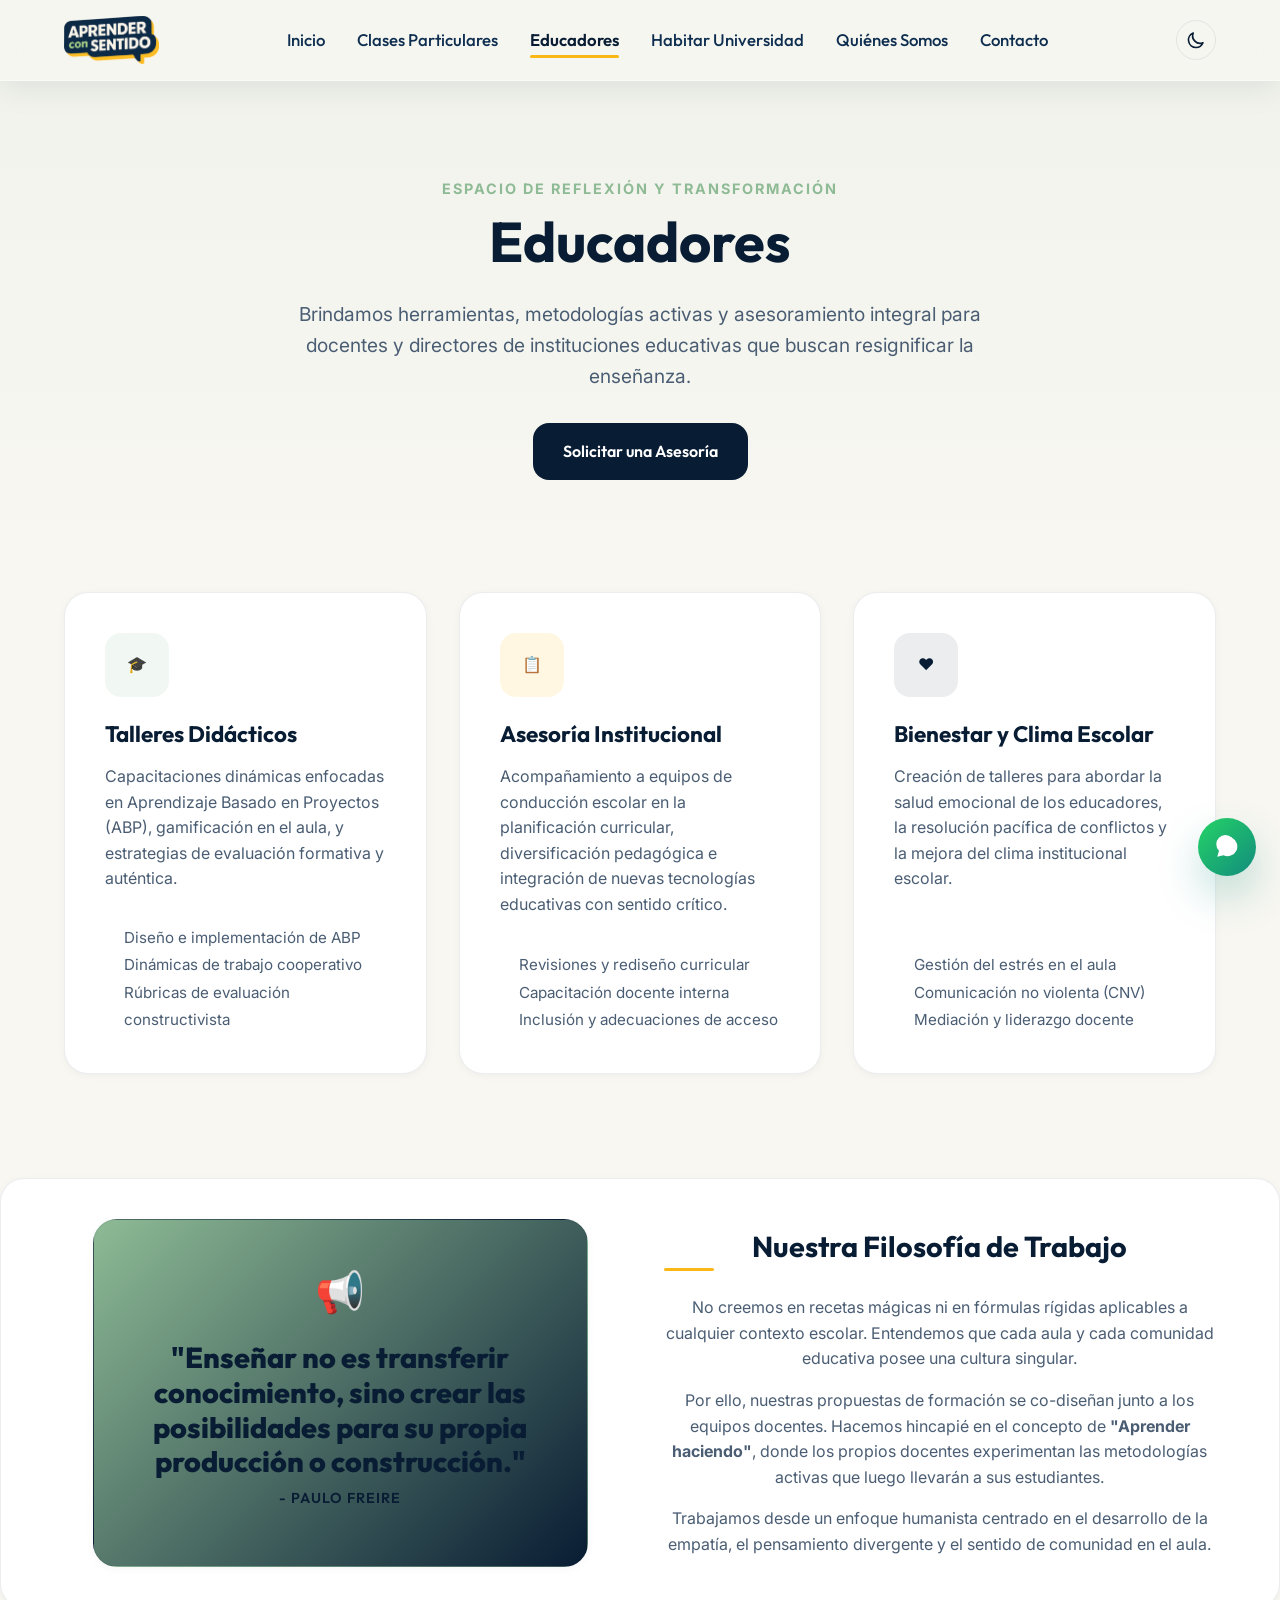
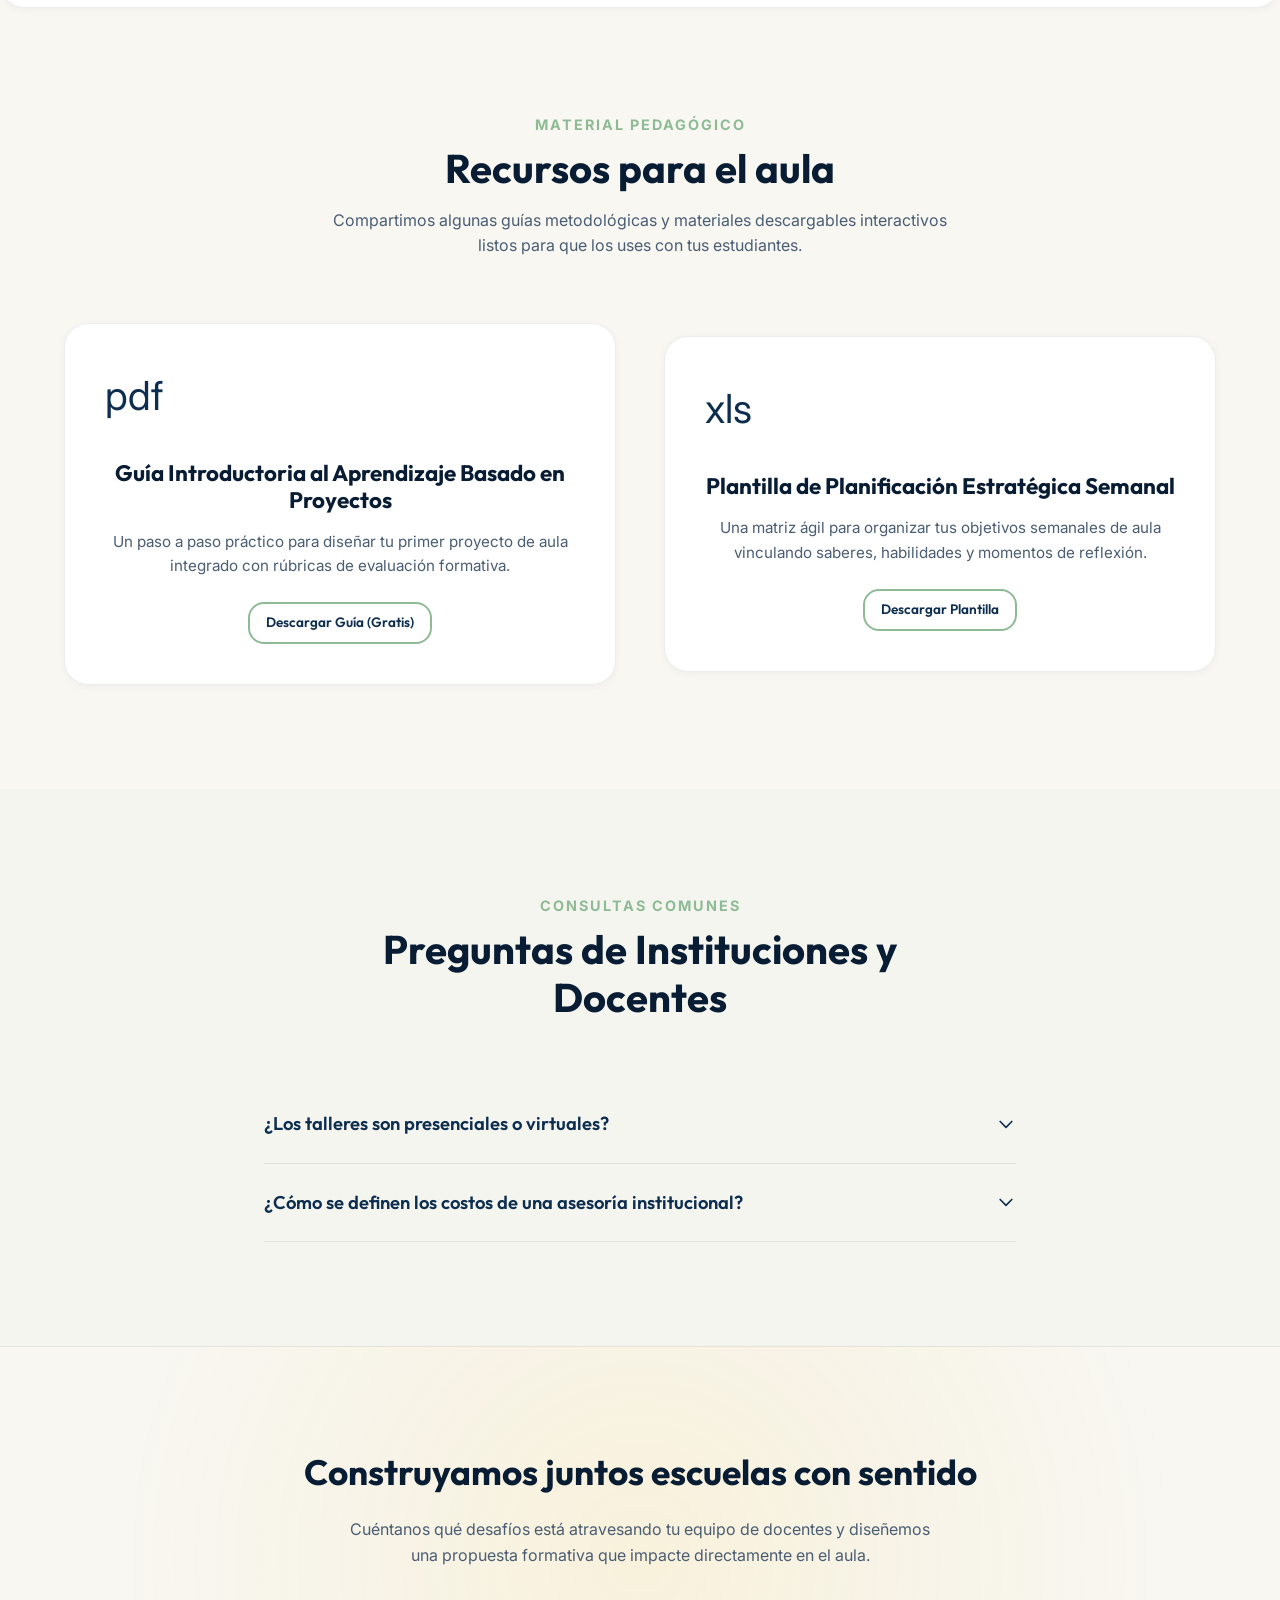
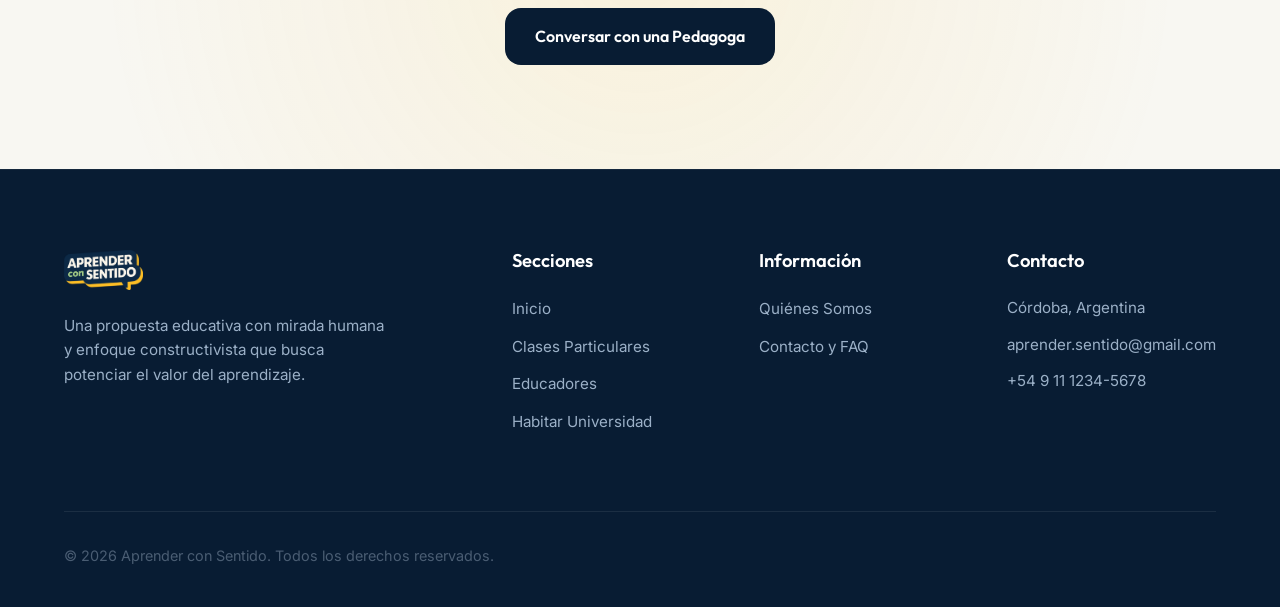
<file: educadores.html>
<!DOCTYPE html>
<html lang="es">
<head>
  <meta charset="UTF-8">
  <meta name="viewport" content="width=device-width, initial-scale=1.0">
  <meta name="description" content="Formación, talleres pedagógicos y consultoría de diseño curricular para educadores en Aprender con Sentido. Transformación pedagógica centrada en metodologías activas.">
  <title>Educadores | Aprender con Sentido</title>
  <link rel="stylesheet" href="css/styles.css">
  <link rel="icon" type="image/x-icon" href="assets/img/favicon/favicon.ico">
  <link rel="icon" type="image/png" sizes="32x32" href="assets/img/favicon/favicon-32x32.png">
  <link rel="icon" type="image/png" sizes="16x16" href="assets/img/favicon/favicon-16x16.png">
  <link rel="apple-touch-icon" sizes="180x180" href="assets/img/favicon/apple-touch-icon.png">
</head>
<body>

  <!-- HEADER & NAVIGATION -->
  <header class="header">
    <div class="container nav-container">
      <a href="index.html" class="logo">
        <img src="assets/img/AprenderConSentido-logoboca.png" alt="Aprender con Sentido Logo" class="logo-img">
      </a>
      <nav aria-label="Navegación principal">
        <ul class="nav-menu">
          <li><a href="index.html" class="nav-link">Inicio</a></li>
          <li><a href="clases-particulares.html" class="nav-link">Clases Particulares</a></li>
          <li><a href="educadores.html" class="nav-link active">Educadores</a></li>
          <li><a href="habitar-universidad.html" class="nav-link">Habitar Universidad</a></li>
          <li><a href="quienes-somos.html" class="nav-link">Quiénes Somos</a></li>
          <li><a href="contacto.html" class="nav-link">Contacto</a></li>
        </ul>
      </nav>
      <div class="inline-flex-center">
        <button class="theme-toggle" aria-label="Cambiar tema de color">
          <svg class="moon-icon" fill="none" viewBox="0 0 24 24" stroke="currentColor">
            <path stroke-linecap="round" stroke-linejoin="round" stroke-width="2" d="M20.354 15.354A9 9 0 018.646 3.646 9.003 9.003 0 0012 21a9.003 9.003 0 008.354-5.646z" />
          </svg>
          <svg class="sun-icon" fill="none" viewBox="0 0 24 24" stroke="currentColor">
            <path stroke-linecap="round" stroke-linejoin="round" stroke-width="2" d="M12 3v1m0 16v1m9-9h-1M4 12H3m15.364-6.364l-.707.707M6.343 17.657l-.707.707m0-12.728l.707.707m12.728 12.728l.707-.707M12 8a4 4 0 100 8 4 4 0 000-8z" />
          </svg>
        </button>
        <button class="mobile-toggle" aria-label="Abrir menú de navegación">
          <svg fill="none" viewBox="0 0 24 24" stroke="currentColor">
            <path stroke-linecap="round" stroke-linejoin="round" stroke-width="2" d="M4 6h16M4 12h16M4 18h16" />
          </svg>
        </button>
      </div>
    </div>
  </header>

  <!-- SUBPAGE HERO -->
  <section class="subpage-hero">
    <div class="container">
      <span class="section-tag">Espacio de Reflexión y Transformación</span>
      <h1 class="subpage-hero-title">Educadores</h1>
      <p class="subpage-hero-desc">Brindamos herramientas, metodologías activas y asesoramiento integral para docentes y directores de instituciones educativas que buscan resignificar la enseñanza.</p>
      <a href="contacto.html" class="btn btn-primary">Solicitar una Asesoría</a>
    </div>
  </section>

  <!-- PROPUESTAS FORMATIVAS -->
  <section class="section-padding fade-in-section pt-2">
    <div class="container">
      <div class="grid-3">
        <!-- Talleres Didácticos -->
        <article class="card">
          <div class="card-icon green">
            <span>🎓</span>
          </div>
          <h3 class="card-title">Talleres Didácticos</h3>
          <p class="card-body">Capacitaciones dinámicas enfocadas en Aprendizaje Basado en Proyectos (ABP), gamificación en el aula, y estrategias de evaluación formativa y auténtica.</p>
          <ul class="text-muted-list list-reset">
            <li>Diseño e implementación de ABP</li>
            <li>Dinámicas de trabajo cooperativo</li>
            <li>Rúbricas de evaluación constructivista</li>
          </ul>
        </article>

        <!-- Asesoramiento Curricular -->
        <article class="card">
          <div class="card-icon yellow">
            <span>📋</span>
          </div>
          <h3 class="card-title">Asesoría Institucional</h3>
          <p class="card-body">Acompañamiento a equipos de conducción escolar en la planificación curricular, diversificación pedagógica e integración de nuevas tecnologías educativas con sentido crítico.</p>
          <ul class="text-muted-list list-reset">
            <li>Revisiones y rediseño curricular</li>
            <li>Capacitación docente interna</li>
            <li>Inclusión y adecuaciones de acceso</li>
          </ul>
        </article>

        <!-- Tutoría y Bienestar Docente -->
        <article class="card">
          <div class="card-icon blue">
            <span>❤️</span>
          </div>
          <h3 class="card-title">Bienestar y Clima Escolar</h3>
          <p class="card-body">Creación de talleres para abordar la salud emocional de los educadores, la resolución pacífica de conflictos y la mejora del clima institucional escolar.</p>
          <ul class="text-muted-list list-reset">
            <li>Gestión del estrés en el aula</li>
            <li>Comunicación no violenta (CNV)</li>
            <li>Mediación y liderazgo docente</li>
          </ul>
        </article>
      </div>
    </div>
  </section>

  <!-- EL ENFOQUE PEDAGÓGICO -->
  <section class="section-padding fade-in-section panel-card">
    <div class="container grid-2">
      <div class="order-2">
        <h2 class="content-block-title">Nuestra Filosofía de Trabajo</h2>
        <p class="mb-1">No creemos en recetas mágicas ni en fórmulas rígidas aplicables a cualquier contexto escolar. Entendemos que cada aula y cada comunidad educativa posee una cultura singular.</p>
        <p class="mb-1">Por ello, nuestras propuestas de formación se co-diseñan junto a los equipos docentes. Hacemos hincapié en el concepto de <strong>"Aprender haciendo"</strong>, donde los propios docentes experimentan las metodologías activas que luego llevarán a sus estudiantes.</p>
        <p>Trabajamos desde un enfoque humanista centrado en el desarrollo de la empatía, el pensamiento divergente y el sentido de comunidad en el aula.</p>
      </div>
      <div class="order-1 flex-center">
        <div class="panel-card quote-card-alt">
          <div class="hero-emoji">📢</div>
          <h3 class="section-subtitle quote-heading">"Enseñar no es transferir conocimiento, sino crear las posibilidades para su propia producción o construcción."</h3>
          <p class="card-role quote-copy">- Paulo Freire</p>
        </div>
      </div>
    </div>
  </section>

  <!-- RECURSOS Y DESCARGABLES (MOCKUPS PREMIUM) -->
  <section class="section-padding fade-in-section">
    <div class="container">
      <div class="section-title-wrapper">
        <span class="section-tag">Material Pedagógico</span>
        <h2 class="section-title">Recursos para el aula</h2>
        <p>Compartimos algunas guías metodológicas y materiales descargables interactivos listos para que los uses con tus estudiantes.</p>
      </div>

      <div class="grid-2">
        <div class="panel-card flex-wrap-gap">
          <div class="hero-emoji">pdf</div>
          <div>
            <h3 class="section-subtitle">Guía Introductoria al Aprendizaje Basado en Proyectos</h3>
            <p class="text-muted-small mb-15">Un paso a paso práctico para diseñar tu primer proyecto de aula integrado con rúbricas de evaluación formativa.</p>
            <a href="#" class="btn btn-outline btn-sm" onclick="alert('Recurso en preparación. Estará disponible próximamente.'); return false;">Descargar Guía (Gratis)</a>
          </div>
        </div>

        <div class="panel-card flex-wrap-gap">
          <div class="hero-emoji">xls</div>
          <div>
            <h3 class="section-subtitle">Plantilla de Planificación Estratégica Semanal</h3>
            <p class="text-muted-small mb-15">Una matriz ágil para organizar tus objetivos semanales de aula vinculando saberes, habilidades y momentos de reflexión.</p>
            <a href="#" class="btn btn-outline btn-sm" onclick="alert('Recurso en preparación. Estará disponible próximamente.'); return false;">Descargar Plantilla</a>
          </div>
        </div>
      </div>
    </div>
  </section>

  <!-- SECCIÓN DE FAQS -->
  <section class="section-padding fade-in-section bg-light-fade">
    <div class="container max-w-800">
      <div class="section-title-wrapper">
        <span class="section-tag">Consultas Comunes</span>
        <h2 class="section-title">Preguntas de Instituciones y Docentes</h2>
      </div>

      <div class="faq-container">
        <!-- FAQ 1 -->
        <div class="faq-item">
          <div class="faq-question">
            ¿Los talleres son presenciales o virtuales?
            <svg class="faq-icon" fill="none" viewBox="0 0 24 24" stroke="currentColor">
              <path stroke-linecap="round" stroke-linejoin="round" stroke-width="2" d="M19 9l-7 7-7-7" />
            </svg>
          </div>
          <div class="faq-answer">
            <p>Adaptamos el formato de acuerdo a las necesidades de la institución escolar. Brindamos jornadas intensivas de capacitación presencial, ciclos anuales de acompañamiento híbrido, y talleres virtuales interactivos.</p>
          </div>
        </div>

        <!-- FAQ 2 -->
        <div class="faq-item">
          <div class="faq-question">
            ¿Cómo se definen los costos de una asesoría institucional?
            <svg class="faq-icon" fill="none" viewBox="0 0 24 24" stroke="currentColor">
              <path stroke-linecap="round" stroke-linejoin="round" stroke-width="2" d="M19 9l-7 7-7-7" />
            </svg>
          </div>
          <div class="faq-answer">
            <p>Los presupuestos se realizan a medida tras un primer encuentro diagnóstico (sin cargo). Tomamos en cuenta la cantidad de docentes implicados, las horas de capacitación planificadas y la periodicidad del seguimiento.</p>
          </div>
        </div>
      </div>
    </div>
  </section>

  <!-- CTA FINAL -->
  <section class="section-padding fade-in-section section-cta-alt">
    <div class="container">
      <h2 class="headline-lg">Construyamos juntos escuelas con sentido</h2>
      <p class="cta-subtitle">Cuéntanos qué desafíos está atravesando tu equipo de docentes y diseñemos una propuesta formativa que impacte directamente en el aula.</p>
      <a href="contacto.html" class="btn btn-primary">Conversar con una Pedagoga</a>
    </div>
  </section>

  <!-- FOOTER -->
  <footer class="footer">
    <div class="container">
      <div class="footer-grid">
        <div class="footer-brand">
          <div class="footer-logo">
            <img src="assets/img/AprenderConSentido-logoboca.png" alt="Aprender con Sentido" class="footer-logo-img">
          </div>
          <p class="footer-desc">Una propuesta educativa con mirada humana y enfoque constructivista que busca potenciar el valor del aprendizaje.</p>
        </div>
        <div class="footer-links-column">
          <h3 class="footer-title">Secciones</h3>
          <ul class="footer-links">
            <li class="footer-link-item"><a href="index.html" class="footer-link">Inicio</a></li>
            <li class="footer-link-item"><a href="clases-particulares.html" class="footer-link">Clases Particulares</a></li>
            <li class="footer-link-item"><a href="educadores.html" class="footer-link">Educadores</a></li>
            <li class="footer-link-item"><a href="habitar-universidad.html" class="footer-link">Habitar Universidad</a></li>
          </ul>
        </div>
        <div class="footer-links-column">
          <h3 class="footer-title">Información</h3>
          <ul class="footer-links">
            <li class="footer-link-item"><a href="quienes-somos.html" class="footer-link">Quiénes Somos</a></li>
            <li class="footer-link-item"><a href="contacto.html" class="footer-link">Contacto y FAQ</a></li>
          </ul>
        </div>
        <div class="footer-links-column">
          <h3 class="footer-title">Contacto</h3>
          <ul class="footer-links">
            <li class="footer-link-item footer-contact-item">Córdoba, Argentina</li>
            <li class="footer-link-item footer-contact-item">aprender.sentido@gmail.com</li>
            <li class="footer-link-item footer-contact-item">+54 9 11 1234-5678</li>
          </ul>
        </div>
      </div>
      <div class="footer-bottom">
        <p>&copy; 2026 Aprender con Sentido. Todos los derechos reservados.</p>
      </div>
    </div>
  </footer>

  <a href="https://wa.me/5491112345678?text=Hola%20Aprender%20con%20Sentido%2C%20quiero%20más%20info" class="whatsapp-float" target="_blank" rel="noopener noreferrer" aria-label="Chatea por WhatsApp">
    <svg viewBox="0 0 24 24" fill="currentColor" aria-hidden="true">
      <path d="M16.5 3.5a8.38 8.38 0 0 0-11.92 11.92L3 21l5.71-1.5A8.38 8.38 0 0 0 16.5 3.5z"/>
      <path d="M16.5 3.5c1.34 1.34 2.1 3.04 2.1 4.9 0 1.86-.76 3.56-2.1 4.9a8.65 8.65 0 0 1-4.9 2.1l-1.02.24-.24-1.02a8.65 8.65 0 0 1-2.1-4.9c0-1.86.76-3.56 2.1-4.9a8.38 8.38 0 0 1 4.9-2.1h.5z"/>
    </svg>
  </a>

  <script src="js/main.js"></script>
</body>
</html>
</file>
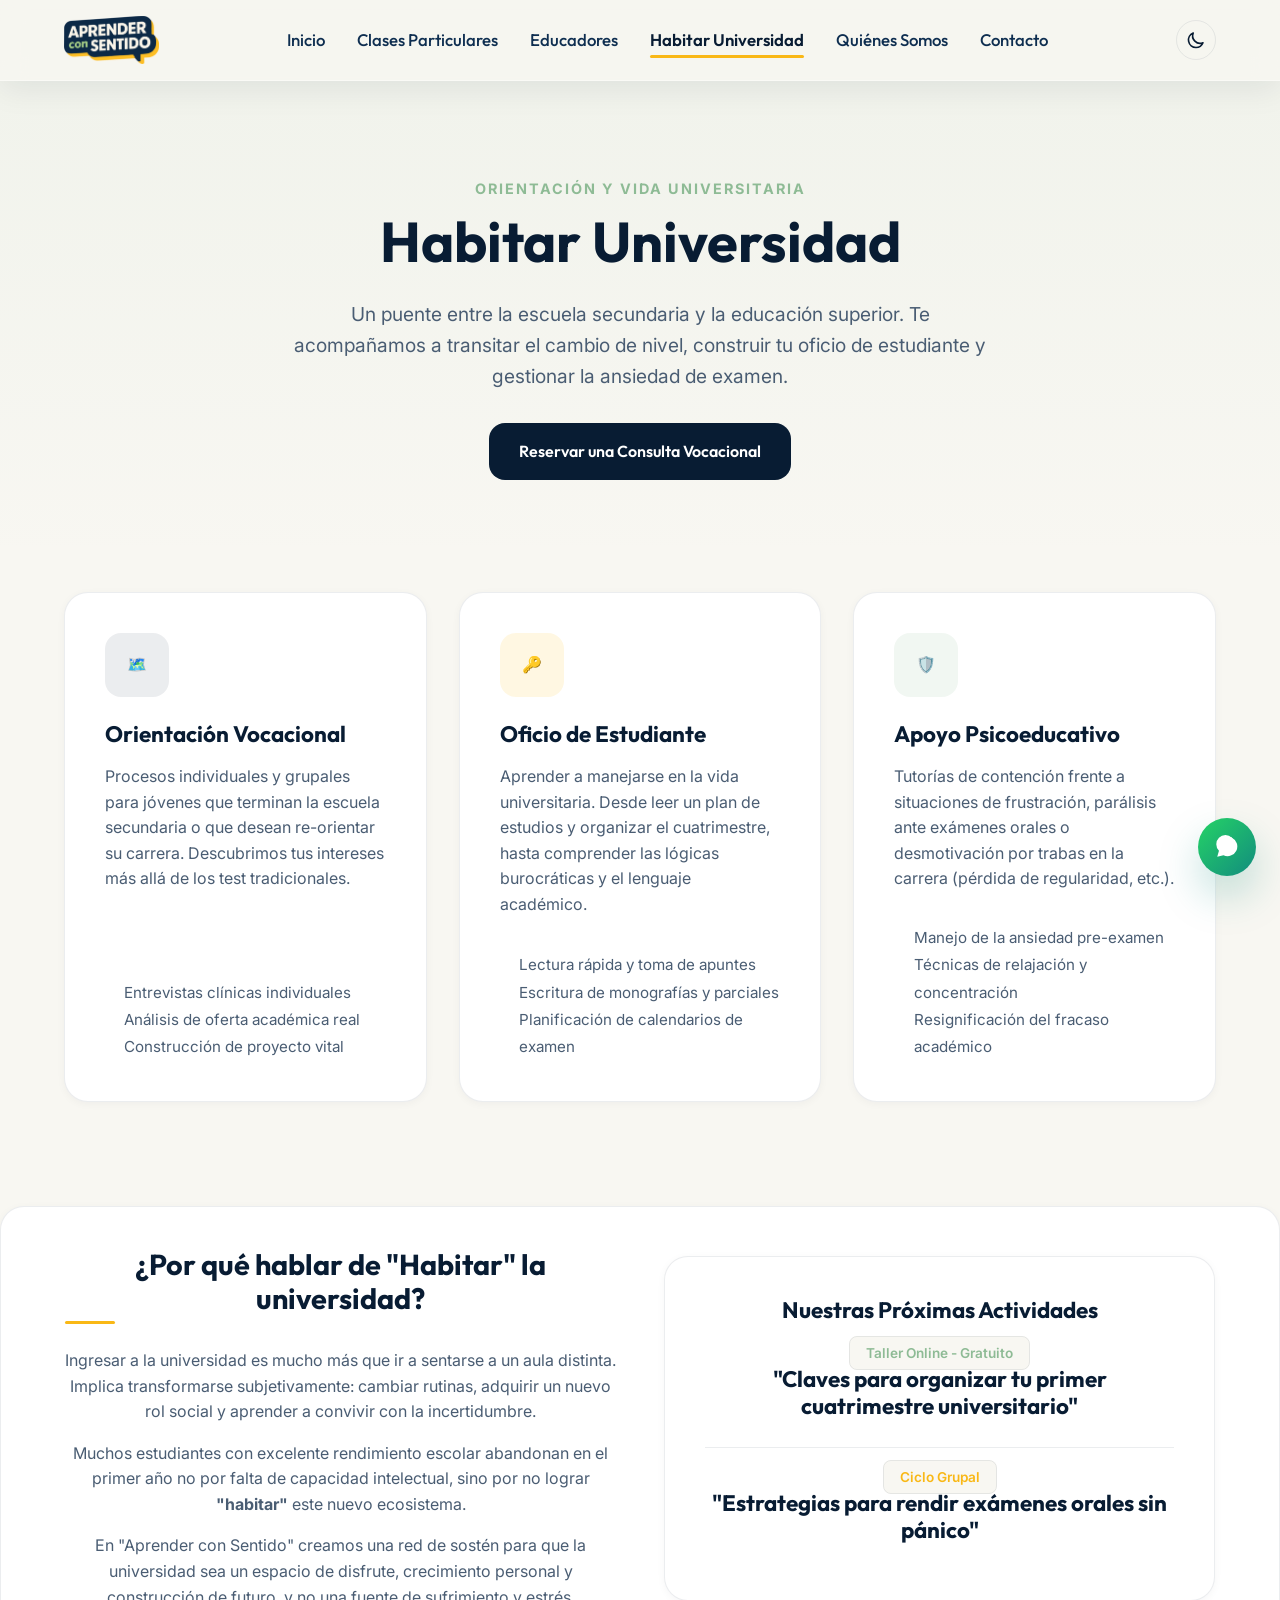
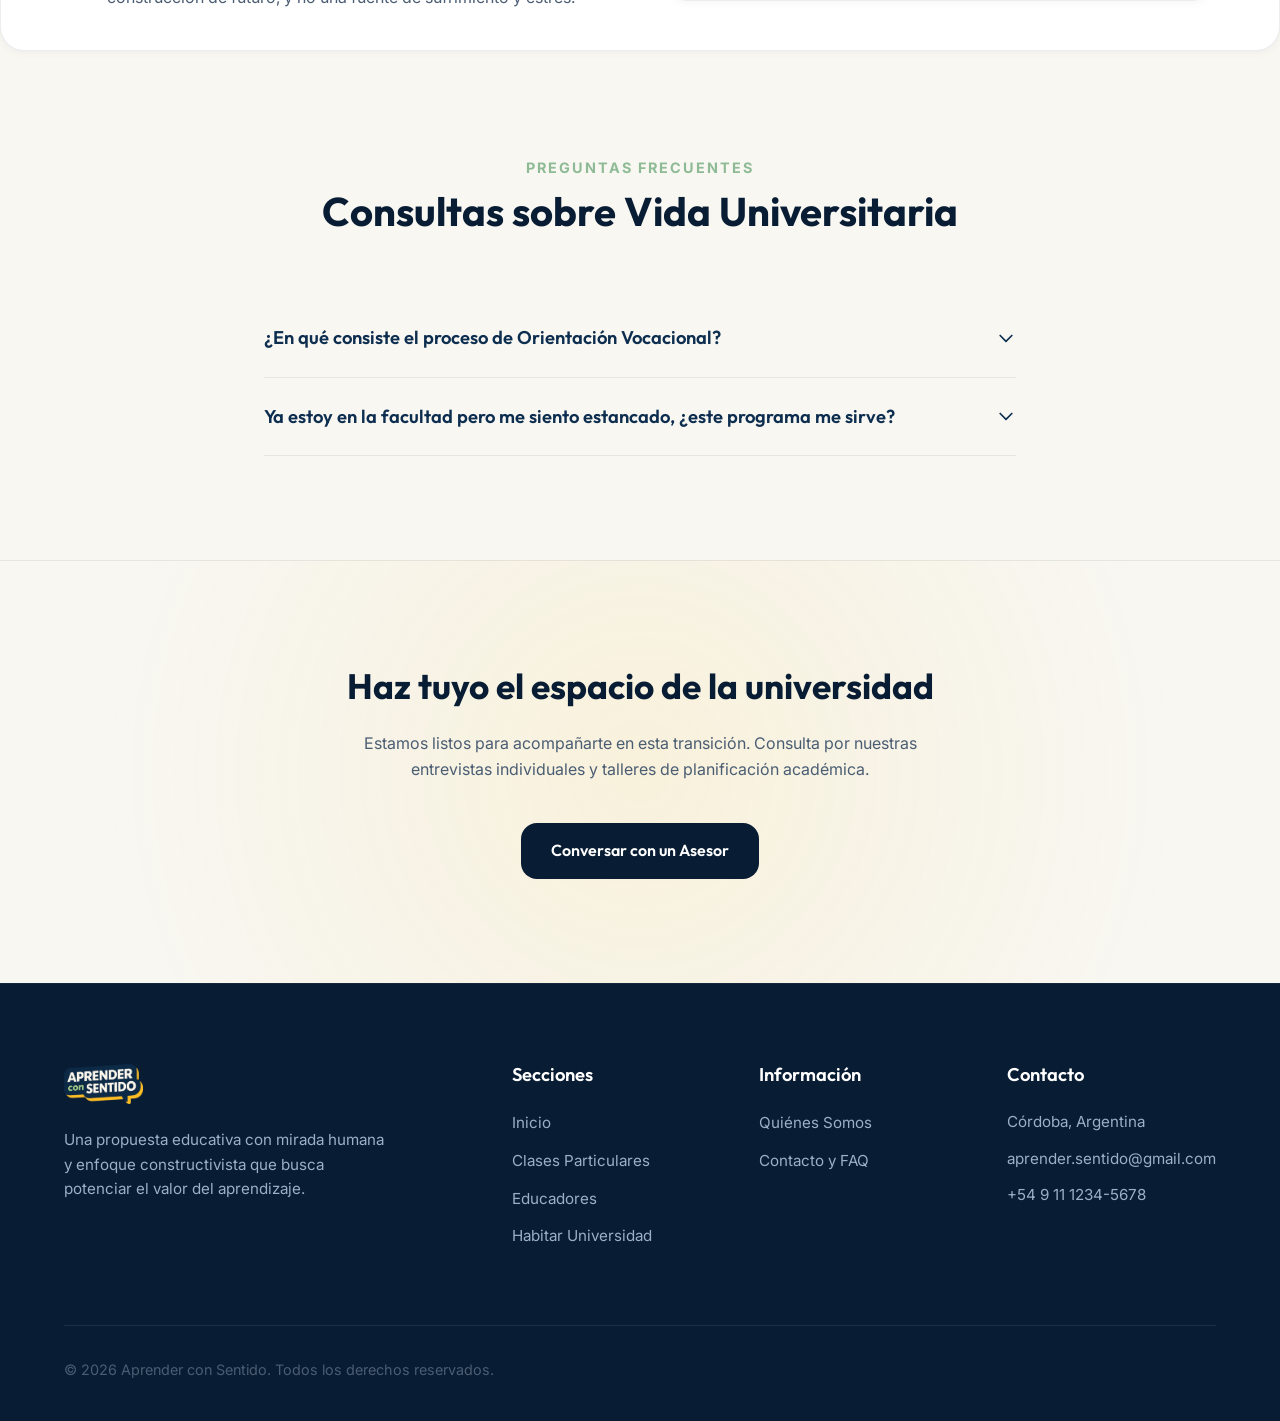
<file: habitar-universidad.html>
<!DOCTYPE html>
<html lang="es">
<head>
  <meta charset="UTF-8">
  <meta name="viewport" content="width=device-width, initial-scale=1.0">
  <meta name="description" content="Habitar Universidad: Acompañamiento vocacional y psicoeducativo para el ingreso, permanencia y tránsito por la universidad en Aprender con Sentido.">
  <title>Habitar Universidad | Aprender con Sentido</title>
  <link rel="stylesheet" href="css/styles.css">
  <link rel="icon" type="image/x-icon" href="assets/img/favicon/favicon.ico">
  <link rel="icon" type="image/png" sizes="32x32" href="assets/img/favicon/favicon-32x32.png">
  <link rel="icon" type="image/png" sizes="16x16" href="assets/img/favicon/favicon-16x16.png">
  <link rel="apple-touch-icon" sizes="180x180" href="assets/img/favicon/apple-touch-icon.png">
</head>
<body>

  <!-- HEADER & NAVIGATION -->
  <header class="header">
    <div class="container nav-container">
      <a href="index.html" class="logo">
        <img src="assets/img/AprenderConSentido-logoboca.png" alt="Aprender con Sentido Logo" class="logo-img">
      </a>
      <nav aria-label="Navegación principal">
        <ul class="nav-menu">
          <li><a href="index.html" class="nav-link">Inicio</a></li>
          <li><a href="clases-particulares.html" class="nav-link">Clases Particulares</a></li>
          <li><a href="educadores.html" class="nav-link">Educadores</a></li>
          <li><a href="habitar-universidad.html" class="nav-link active">Habitar Universidad</a></li>
          <li><a href="quienes-somos.html" class="nav-link">Quiénes Somos</a></li>
          <li><a href="contacto.html" class="nav-link">Contacto</a></li>
        </ul>
      </nav>
      <div class="inline-flex-center">
        <button class="theme-toggle" aria-label="Cambiar tema de color">
          <svg class="moon-icon" fill="none" viewBox="0 0 24 24" stroke="currentColor">
            <path stroke-linecap="round" stroke-linejoin="round" stroke-width="2" d="M20.354 15.354A9 9 0 018.646 3.646 9.003 9.003 0 0012 21a9.003 9.003 0 008.354-5.646z" />
          </svg>
          <svg class="sun-icon" fill="none" viewBox="0 0 24 24" stroke="currentColor">
            <path stroke-linecap="round" stroke-linejoin="round" stroke-width="2" d="M12 3v1m0 16v1m9-9h-1M4 12H3m15.364-6.364l-.707.707M6.343 17.657l-.707.707m0-12.728l.707.707m12.728 12.728l.707-.707M12 8a4 4 0 100 8 4 4 0 000-8z" />
          </svg>
        </button>
        <button class="mobile-toggle" aria-label="Abrir menú de navegación">
          <svg fill="none" viewBox="0 0 24 24" stroke="currentColor">
            <path stroke-linecap="round" stroke-linejoin="round" stroke-width="2" d="M4 6h16M4 12h16M4 18h16" />
          </svg>
        </button>
      </div>
    </div>
  </header>

  <!-- SUBPAGE HERO -->
  <section class="subpage-hero">
    <div class="container">
      <span class="section-tag">Orientación y Vida Universitaria</span>
      <h1 class="subpage-hero-title">Habitar Universidad</h1>
      <p class="subpage-hero-desc">Un puente entre la escuela secundaria y la educación superior. Te acompañamos a transitar el cambio de nivel, construir tu oficio de estudiante y gestionar la ansiedad de examen.</p>
      <a href="contacto.html" class="btn btn-primary">Reservar una Consulta Vocacional</a>
    </div>
  </section>

  <!-- ESTRUCTURA DE PROGRAMAS -->
  <section class="section-padding fade-in-section pt-2">
    <div class="container">
      <div class="grid-3">
        <!-- Orientación Vocacional -->
        <article class="card">
          <div class="card-icon blue">
            <span>🗺️</span>
          </div>
          <h3 class="card-title">Orientación Vocacional</h3>
          <p class="card-body">Procesos individuales y grupales para jóvenes que terminan la escuela secundaria o que desean re-orientar su carrera. Descubrimos tus intereses más allá de los test tradicionales.</p>
          <ul class="text-muted-list list-reset">
            <li>Entrevistas clínicas individuales</li>
            <li>Análisis de oferta académica real</li>
            <li>Construcción de proyecto vital</li>
          </ul>
        </article>

        <!-- Oficio del Estudiante -->
        <article class="card">
          <div class="card-icon yellow">
            <span>🔑</span>
          </div>
          <h3 class="card-title">Oficio de Estudiante</h3>
          <p class="card-body">Aprender a manejarse en la vida universitaria. Desde leer un plan de estudios y organizar el cuatrimestre, hasta comprender las lógicas burocráticas y el lenguaje académico.</p>
          <ul class="text-muted-list list-reset">
            <li>Lectura rápida y toma de apuntes</li>
            <li>Escritura de monografías y parciales</li>
            <li>Planificación de calendarios de examen</li>
          </ul>
        </article>

        <!-- Apoyo Psicoeducativo -->
        <article class="card">
          <div class="card-icon green">
            <span>🛡️</span>
          </div>
          <h3 class="card-title">Apoyo Psicoeducativo</h3>
          <p class="card-body">Tutorías de contención frente a situaciones de frustración, parálisis ante exámenes orales o desmotivación por trabas en la carrera (pérdida de regularidad, etc.).</p>
          <ul class="text-muted-list list-reset">
            <li>Manejo de la ansiedad pre-examen</li>
            <li>Técnicas de relajación y concentración</li>
            <li>Resignificación del fracaso académico</li>
          </ul>
        </article>
      </div>
    </div>
  </section>

  <!-- SECCIÓN DETALLE CONCEPTUAL -->
  <section class="section-padding fade-in-section panel-card">
    <div class="container grid-2">
      <div>
        <h2 class="content-block-title">¿Por qué hablar de "Habitar" la universidad?</h2>
        <p class="mb-1">Ingresar a la universidad es mucho más que ir a sentarse a un aula distinta. Implica transformarse subjetivamente: cambiar rutinas, adquirir un nuevo rol social y aprender a convivir con la incertidumbre.</p>
        <p class="mb-1">Muchos estudiantes con excelente rendimiento escolar abandonan en el primer año no por falta de capacidad intelectual, sino por no lograr <strong>"habitar"</strong> este nuevo ecosistema.</p>
        <p>En "Aprender con Sentido" creamos una red de sostén para que la universidad sea un espacio de disfrute, crecimiento personal y construcción de futuro, y no una fuente de sufrimiento y estrés.</p>
      </div>
      <div class="panel-card">
        <h3 class="section-subtitle">Nuestras Próximas Actividades</h3>
        <ul class="list-reset flex-wrap-gap">
          <li class="list-divider">
            <span class="tag-pill tag-pill-secondary">Taller Online - Gratuito</span>
            <h4 class="section-subtitle card-subtitle">"Claves para organizar tu primer cuatrimestre universitario"</h4>
          </li>
          <li>
            <span class="tag-pill tag-pill-primary">Ciclo Grupal</span>
            <h4 class="section-subtitle card-subtitle">"Estrategias para rendir exámenes orales sin pánico"</h4>
          </li>
        </ul>
      </div>
    </div>
  </section>

  <!-- SECCIÓN DE FAQS -->
  <section class="section-padding fade-in-section">
    <div class="container max-w-800">
      <div class="section-title-wrapper">
        <span class="section-tag">Preguntas Frecuentes</span>
        <h2 class="section-title">Consultas sobre Vida Universitaria</h2>
      </div>

      <div class="faq-container">
        <!-- FAQ 1 -->
        <div class="faq-item">
          <div class="faq-question">
            ¿En qué consiste el proceso de Orientación Vocacional?
            <svg class="faq-icon" fill="none" viewBox="0 0 24 24" stroke="currentColor">
              <path stroke-linecap="round" stroke-linejoin="round" stroke-width="2" d="M19 9l-7 7-7-7" />
            </svg>
          </div>
          <div class="faq-answer">
            <p>Consta de entre 4 y 6 entrevistas individuales de una hora de duración. Trabajamos con dinámicas proyectivas, análisis de tu historia escolar, exploración profunda de la oferta universitaria actual y entrevistas a profesionales del sector para tomar una decisión informada.</p>
          </div>
        </div>

        <!-- FAQ 2 -->
        <div class="faq-item">
          <div class="faq-question">
            Ya estoy en la facultad pero me siento estancado, ¿este programa me sirve?
            <svg class="faq-icon" fill="none" viewBox="0 0 24 24" stroke="currentColor">
              <path stroke-linecap="round" stroke-linejoin="round" stroke-width="2" d="M19 9l-7 7-7-7" />
            </svg>
          </div>
          <div class="faq-answer">
            <p>Totalmente. "Habitar Universidad" asiste a estudiantes avanzados que sufren la pérdida de ritmo de estudio, bloqueo en finales específicos, o crisis de vocación a mitad de carrera.</p>
          </div>
        </div>
      </div>
    </div>
  </section>

  <!-- CTA FINAL -->
  <section class="section-padding fade-in-section section-cta-alt">
    <div class="container">
      <h2 class="headline-lg">Haz tuyo el espacio de la universidad</h2>
      <p class="cta-subtitle">Estamos listos para acompañarte en esta transición. Consulta por nuestras entrevistas individuales y talleres de planificación académica.</p>
      <a href="contacto.html" class="btn btn-primary">Conversar con un Asesor</a>
    </div>
  </section>

  <!-- FOOTER -->
  <footer class="footer">
    <div class="container">
      <div class="footer-grid">
        <div class="footer-brand">
          <div class="footer-logo">
            <img src="assets/img/AprenderConSentido-logoboca.png" alt="Aprender con Sentido" class="footer-logo-img">
          </div>
          <p class="footer-desc">Una propuesta educativa con mirada humana y enfoque constructivista que busca potenciar el valor del aprendizaje.</p>
        </div>
        <div class="footer-links-column">
          <h3 class="footer-title">Secciones</h3>
          <ul class="footer-links">
            <li class="footer-link-item"><a href="index.html" class="footer-link">Inicio</a></li>
            <li class="footer-link-item"><a href="clases-particulares.html" class="footer-link">Clases Particulares</a></li>
            <li class="footer-link-item"><a href="educadores.html" class="footer-link">Educadores</a></li>
            <li class="footer-link-item"><a href="habitar-universidad.html" class="footer-link">Habitar Universidad</a></li>
          </ul>
        </div>
        <div class="footer-links-column">
          <h3 class="footer-title">Información</h3>
          <ul class="footer-links">
            <li class="footer-link-item"><a href="quienes-somos.html" class="footer-link">Quiénes Somos</a></li>
            <li class="footer-link-item"><a href="contacto.html" class="footer-link">Contacto y FAQ</a></li>
          </ul>
        </div>
        <div class="footer-links-column">
          <h3 class="footer-title">Contacto</h3>
          <ul class="footer-links">
            <li class="footer-link-item footer-contact-item">Córdoba, Argentina</li>
            <li class="footer-link-item footer-contact-item">aprender.sentido@gmail.com</li>
            <li class="footer-link-item footer-contact-item">+54 9 11 1234-5678</li>
          </ul>
        </div>
      </div>
      <div class="footer-bottom">
        <p>&copy; 2026 Aprender con Sentido. Todos los derechos reservados.</p>
      </div>
    </div>
  </footer>

  <a href="https://wa.me/5491112345678?text=Hola%20Aprender%20con%20Sentido%2C%20quiero%20más%20info" class="whatsapp-float" target="_blank" rel="noopener noreferrer" aria-label="Chatea por WhatsApp">
    <svg viewBox="0 0 24 24" fill="currentColor" aria-hidden="true">
      <path d="M16.5 3.5a8.38 8.38 0 0 0-11.92 11.92L3 21l5.71-1.5A8.38 8.38 0 0 0 16.5 3.5z"/>
      <path d="M16.5 3.5c1.34 1.34 2.1 3.04 2.1 4.9 0 1.86-.76 3.56-2.1 4.9a8.65 8.65 0 0 1-4.9 2.1l-1.02.24-.24-1.02a8.65 8.65 0 0 1-2.1-4.9c0-1.86.76-3.56 2.1-4.9a8.38 8.38 0 0 1 4.9-2.1h.5z"/>
    </svg>
  </a>

  <script src="js/main.js"></script>
</body>
</html>
</file>
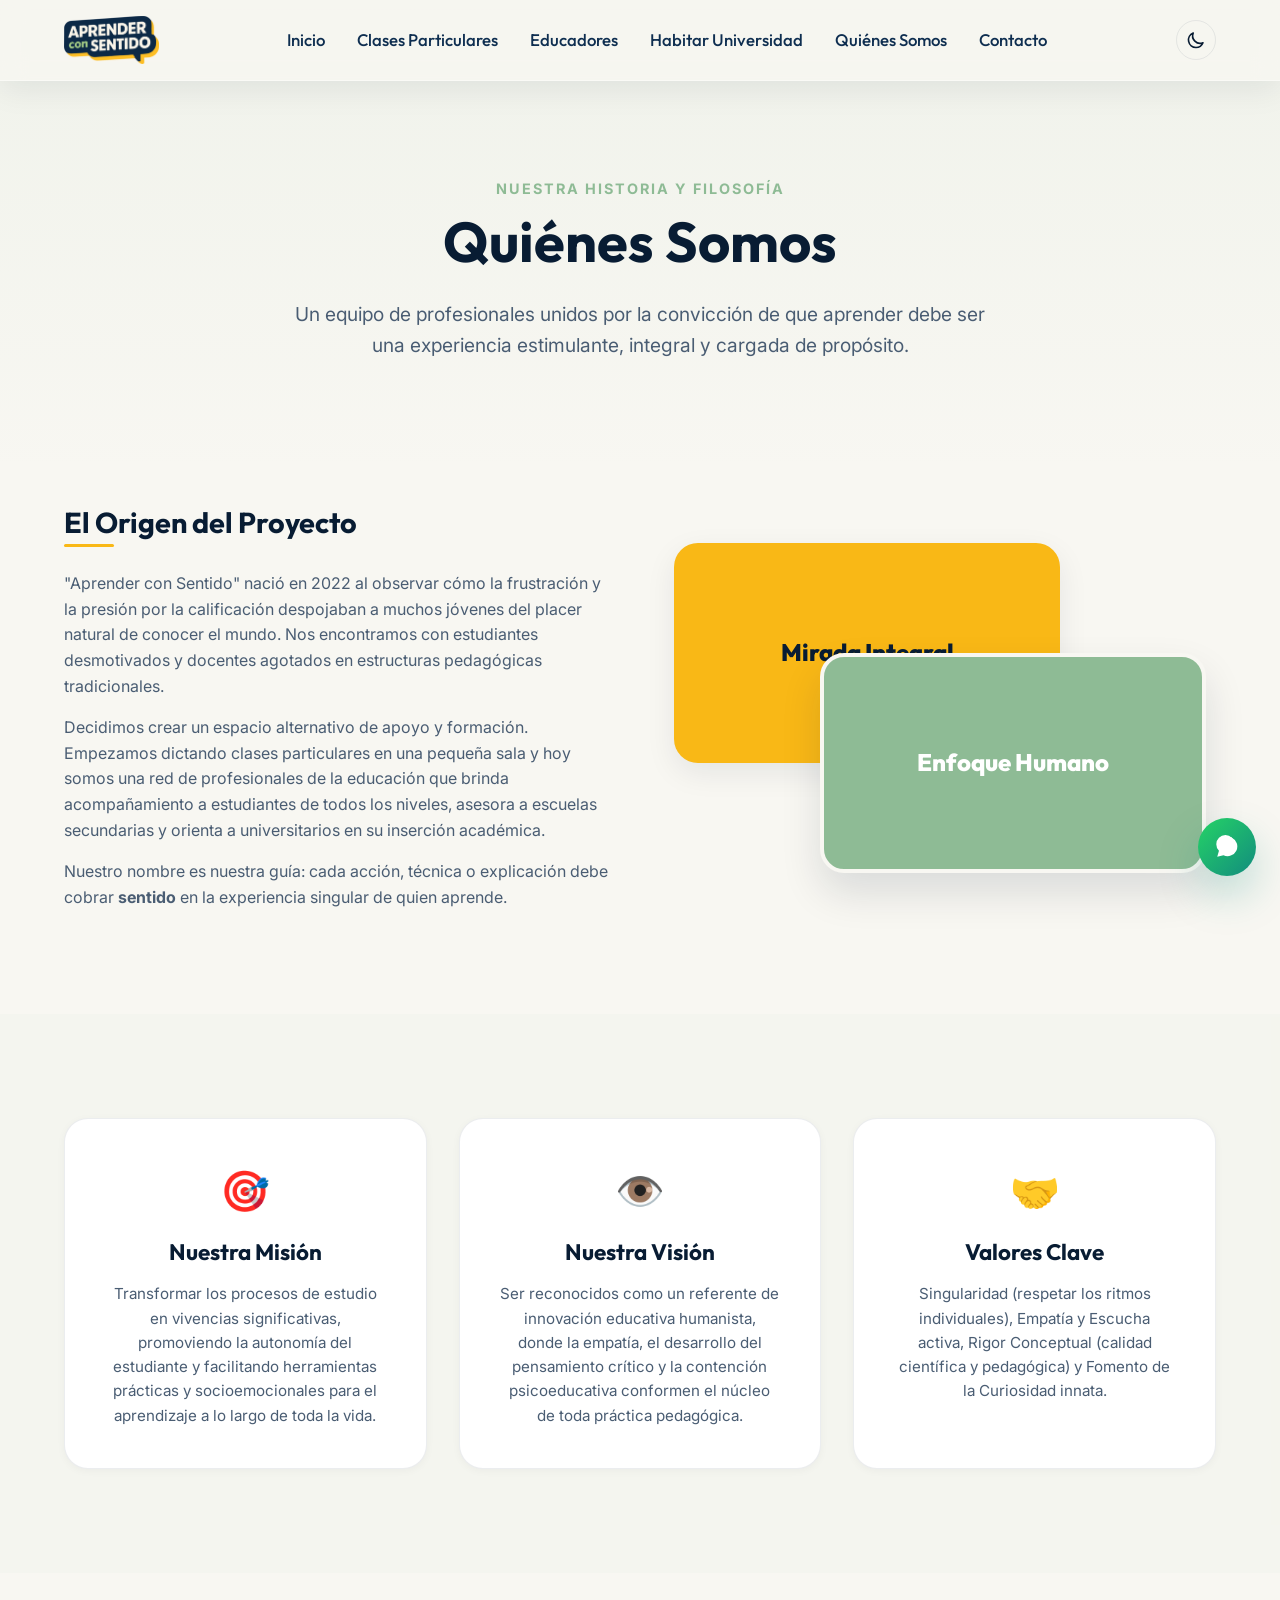
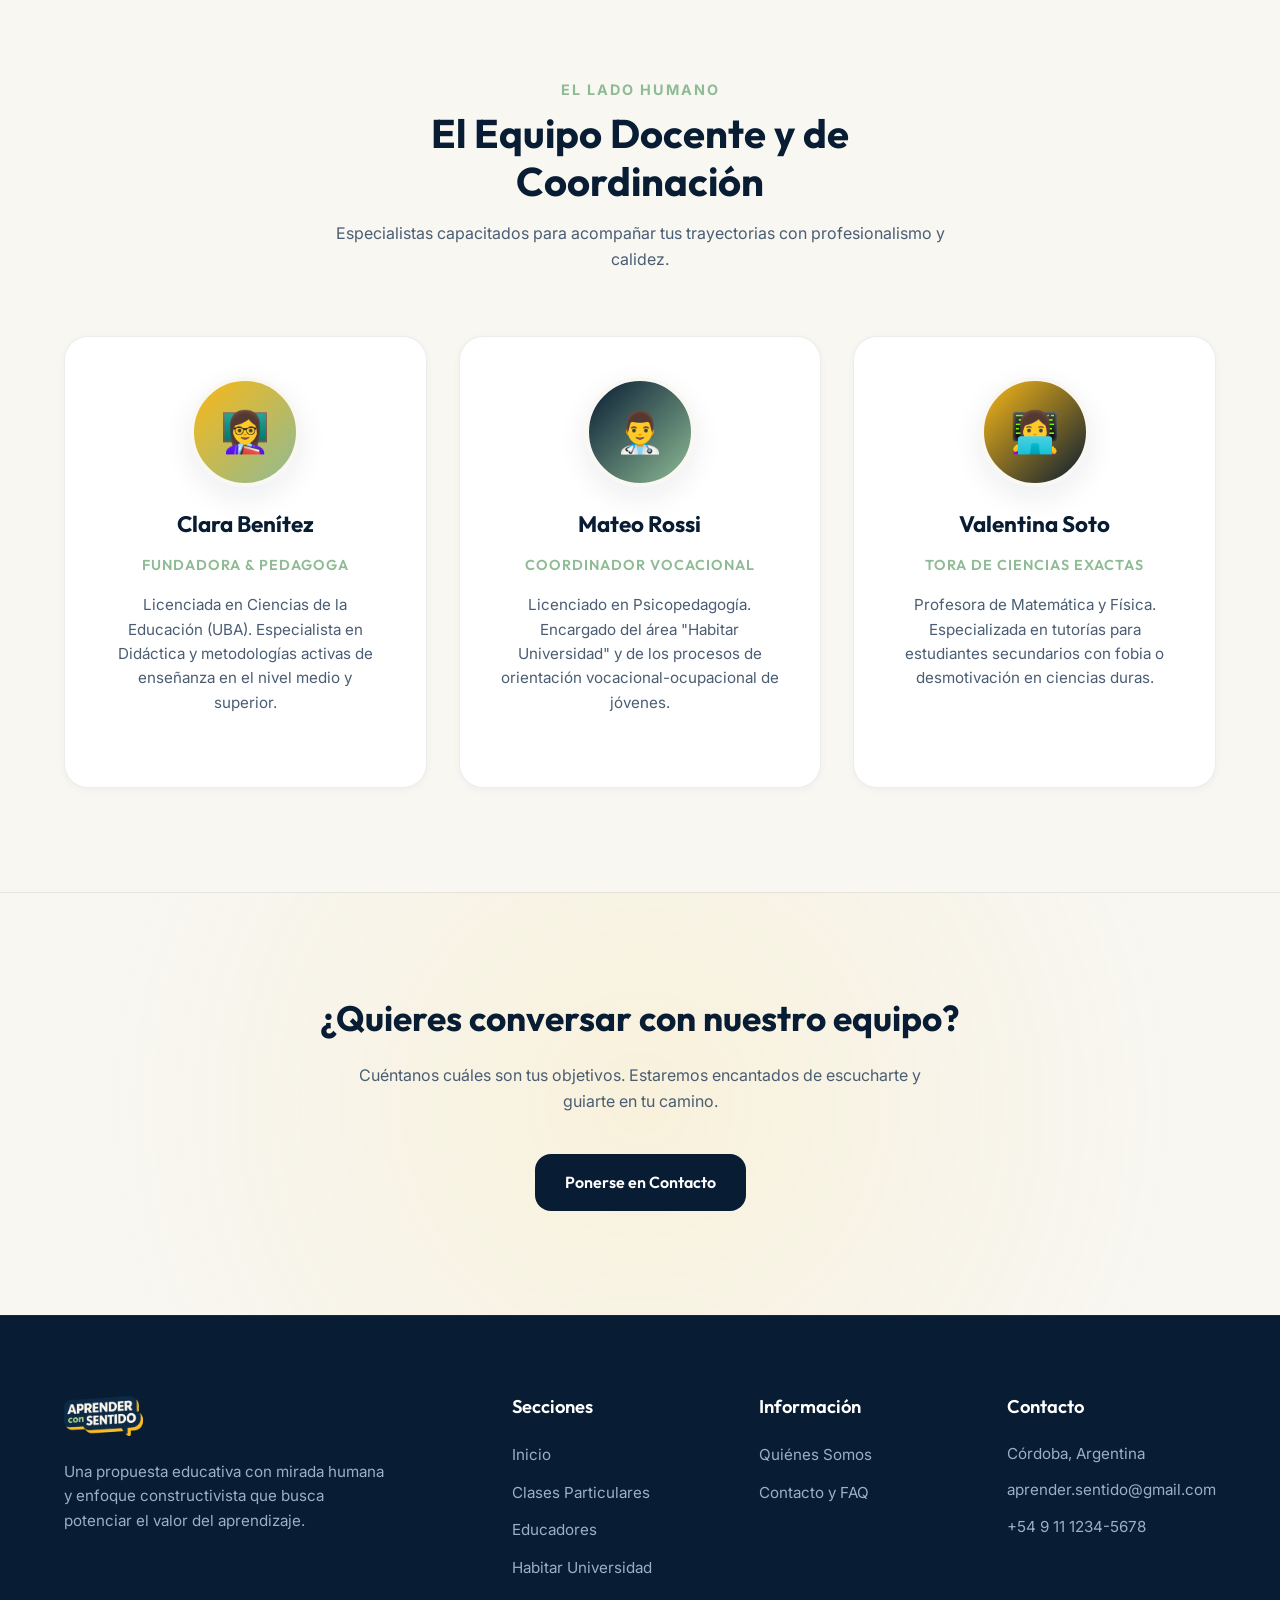
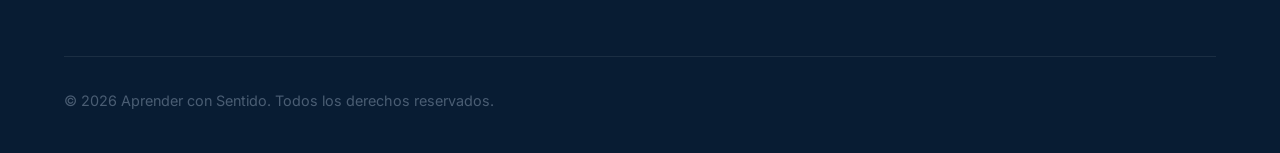
<file: quienes-somos.html>
<!DOCTYPE html>
<html lang="es">
<head>
  <meta charset="UTF-8">
  <meta name="viewport" content="width=device-width, initial-scale=1.0">
  <meta name="description" content="Conoce al equipo detrás de Aprender con Sentido. Profesionales de la educación y la psicopedagogía comprometidos con el aprendizaje integral y humano.">
  <title>Quiénes Somos | Aprender con Sentido</title>
  <link rel="stylesheet" href="css/styles.css">
  <link rel="icon" type="image/x-icon" href="assets/img/favicon/favicon.ico">
  <link rel="icon" type="image/png" sizes="32x32" href="assets/img/favicon/favicon-32x32.png">
  <link rel="icon" type="image/png" sizes="16x16" href="assets/img/favicon/favicon-16x16.png">
  <link rel="apple-touch-icon" sizes="180x180" href="assets/img/favicon/apple-touch-icon.png">
</head>
<body>

  <!-- HEADER & NAVIGATION -->
  <header class="header">
    <div class="container nav-container">
      <a href="index.html" class="logo">
        <img src="assets/img/AprenderConSentido-logoboca.png" alt="Aprender con Sentido Logo" class="logo-img">
      </a>
      <nav aria-label="Navegación principal">
        <ul class="nav-menu">
          <li><a href="index.html" class="nav-link">Inicio</a></li>
          <li><a href="clases-particulares.html" class="nav-link">Clases Particulares</a></li>
          <li><a href="educadores.html" class="nav-link">Educadores</a></li>
          <li><a href="habitar-universidad.html" class="nav-link">Habitar Universidad</a></li>
          <li><a href="quienes-somos.html" class="nav-link">Quiénes Somos</a></li>
          <li><a href="contacto.html" class="nav-link">Contacto</a></li>
        </ul>
      </nav>
      <div class="inline-flex-center">
        <button class="theme-toggle" aria-label="Cambiar tema de color">
          <svg class="moon-icon" fill="none" viewBox="0 0 24 24" stroke="currentColor">
            <path stroke-linecap="round" stroke-linejoin="round" stroke-width="2" d="M20.354 15.354A9 9 0 018.646 3.646 9.003 9.003 0 0012 21a9.003 9.003 0 008.354-5.646z" />
          </svg>
          <svg class="sun-icon" fill="none" viewBox="0 0 24 24" stroke="currentColor">
            <path stroke-linecap="round" stroke-linejoin="round" stroke-width="2" d="M12 3v1m0 16v1m9-9h-1M4 12H3m15.364-6.364l-.707.707M6.343 17.657l-.707.707m0-12.728l.707.707m12.728 12.728l.707-.707M12 8a4 4 0 100 8 4 4 0 000-8z" />
          </svg>
        </button>
        <button class="mobile-toggle" aria-label="Abrir menú de navegación">
          <svg fill="none" viewBox="0 0 24 24" stroke="currentColor">
            <path stroke-linecap="round" stroke-linejoin="round" stroke-width="2" d="M4 6h16M4 12h16M4 18h16" />
          </svg>
        </button>
      </div>
    </div>
  </header>

  <!-- SUBPAGE HERO -->
  <section class="subpage-hero">
    <div class="container">
      <span class="section-tag">Nuestra Historia y Filosofía</span>
      <h1 class="subpage-hero-title">Quiénes Somos</h1>
      <p class="subpage-hero-desc">Un equipo de profesionales unidos por la convicción de que aprender debe ser una experiencia estimulante, integral y cargada de propósito.</p>
    </div>
  </section>

  <!-- NUESTRO ORIGEN -->
  <section class="section-padding fade-in-section pt-2">
    <div class="container grid-2">
      <div>
        <h2 class="content-block-title">El Origen del Proyecto</h2>
        <p class="mb-1">"Aprender con Sentido" nació en 2022 al observar cómo la frustración y la presión por la calificación despojaban a muchos jóvenes del placer natural de conocer el mundo. Nos encontramos con estudiantes desmotivados y docentes agotados en estructuras pedagógicas tradicionales.</p>
        <p class="mb-1">Decidimos crear un espacio alternativo de apoyo y formación. Empezamos dictando clases particulares en una pequeña sala y hoy somos una red de profesionales de la educación que brinda acompañamiento a estudiantes de todos los niveles, asesora a escuelas secundarias y orienta a universitarios en su inserción académica.</p>
        <p>Nuestro nombre es nuestra guía: cada acción, técnica o explicación debe cobrar <strong>sentido</strong> en la experiencia singular de quien aprende.</p>
      </div>
      <div class="flex-center position-relative">
        <!-- Visual geometric styling representing a collage with startup color identity -->
        <div class="relative-card-frame">
          <div class="feature-panel feature-panel--primary">
            Mirada Integral
          </div>
          <div class="feature-panel feature-panel--secondary">
            Enfoque Humano
          </div>
        </div>
      </div>
    </div>
  </section>

  <!-- MISIÓN, VISIÓN Y VALORES -->
  <section class="section-padding fade-in-section bg-light-fade">
    <div class="container">
      <div class="grid-3">
        <!-- Misión -->
        <div class="panel-card">
          <div class="hero-emoji">🎯</div>
          <h3 class="section-subtitle">Nuestra Misión</h3>
          <p class="text-muted-small">Transformar los procesos de estudio en vivencias significativas, promoviendo la autonomía del estudiante y facilitando herramientas prácticas y socioemocionales para el aprendizaje a lo largo de toda la vida.</p>
        </div>

        <!-- Visión -->
        <div class="panel-card">
          <div class="hero-emoji">👁️</div>
          <h3 class="section-subtitle">Nuestra Visión</h3>
          <p class="text-muted-small">Ser reconocidos como un referente de innovación educativa humanista, donde la empatía, el desarrollo del pensamiento crítico y la contención psicoeducativa conformen el núcleo de toda práctica pedagógica.</p>
        </div>

        <!-- Valores -->
        <div class="panel-card">
          <div class="hero-emoji">🤝</div>
          <h3 class="section-subtitle">Valores Clave</h3>
          <p class="text-muted-small">Singularidad (respetar los ritmos individuales), Empatía y Escucha activa, Rigor Conceptual (calidad científica y pedagógica) y Fomento de la Curiosidad innata.</p>
        </div>
      </div>
    </div>
  </section>

  <!-- EL EQUIPO (CON DISEÑO PREMIUM) -->
  <section class="section-padding fade-in-section">
    <div class="container">
      <div class="section-title-wrapper">
        <span class="section-tag">El Lado Humano</span>
        <h2 class="section-title">El Equipo Docente y de Coordinación</h2>
        <p>Especialistas capacitados para acompañar tus trayectorias con profesionalismo y calidez.</p>
      </div>

      <div class="grid-3">
        <!-- Miembro 1 -->
        <div class="card card-padding">
          <div class="avatar-circle avatar-gradient-primary">
            👩‍🏫
          </div>
          <h3 class="card-title mb-05">Clara Benítez</h3>
          <span class="card-role">Fundadora & Pedagoga</span>
          <p class="card-body text-muted-small">Licenciada en Ciencias de la Educación (UBA). Especialista en Didáctica y metodologías activas de enseñanza en el nivel medio y superior.</p>
        </div>

        <!-- Miembro 2 -->
        <div class="card card-padding">
          <div class="avatar-circle avatar-gradient-dark">
            👨‍⚕️
          </div>
          <h3 class="card-title mb-05">Mateo Rossi</h3>
          <span class="card-role">Coordinador Vocacional</span>
          <p class="card-body text-muted-small">Licenciado en Psicopedagogía. Encargado del área "Habitar Universidad" y de los procesos de orientación vocacional-ocupacional de jóvenes.</p>
        </div>

        <!-- Miembro 3 -->
        <div class="card card-padding">
          <div class="avatar-circle avatar-gradient-alt">
            👩‍💻
          </div>
          <h3 class="card-title mb-05">Valentina Soto</h3>
          <span class="card-role">Tora de Ciencias Exactas</span>
          <p class="card-body text-muted-small">Profesora de Matemática y Física. Especializada en tutorías para estudiantes secundarios con fobia o desmotivación en ciencias duras.</p>
        </div>
      </div>
    </div>
  </section>

  <!-- CTA FINAL -->
  <section class="section-padding fade-in-section section-cta-alt">
    <div class="container">
      <h2 class="headline-lg">¿Quieres conversar con nuestro equipo?</h2>
      <p class="cta-subtitle">Cuéntanos cuáles son tus objetivos. Estaremos encantados de escucharte y guiarte en tu camino.</p>
      <a href="contacto.html" class="btn btn-primary">Ponerse en Contacto</a>
    </div>
  </section>

  <!-- FOOTER -->
  <footer class="footer">
    <div class="container">
      <div class="footer-grid">
        <div class="footer-brand">
          <div class="footer-logo">
            <img src="assets/img/AprenderConSentido-logoboca.png" alt="Aprender con Sentido" class="footer-logo-img">
          </div>
          <p class="footer-desc">Una propuesta educativa con mirada humana y enfoque constructivista que busca potenciar el valor del aprendizaje.</p>
        </div>
        <div class="footer-links-column">
          <h3 class="footer-title">Secciones</h3>
          <ul class="footer-links">
            <li class="footer-link-item"><a href="index.html" class="footer-link">Inicio</a></li>
            <li class="footer-link-item"><a href="clases-particulares.html" class="footer-link">Clases Particulares</a></li>
            <li class="footer-link-item"><a href="educadores.html" class="footer-link">Educadores</a></li>
            <li class="footer-link-item"><a href="habitar-universidad.html" class="footer-link">Habitar Universidad</a></li>
          </ul>
        </div>
        <div class="footer-links-column">
          <h3 class="footer-title">Información</h3>
          <ul class="footer-links">
            <li class="footer-link-item"><a href="quienes-somos.html" class="footer-link">Quiénes Somos</a></li>
            <li class="footer-link-item"><a href="contacto.html" class="footer-link">Contacto y FAQ</a></li>
          </ul>
        </div>
        <div class="footer-links-column">
          <h3 class="footer-title">Contacto</h3>
          <ul class="footer-links">
            <li class="footer-link-item footer-contact-item">Córdoba, Argentina</li>
            <li class="footer-link-item footer-contact-item">aprender.sentido@gmail.com</li>
            <li class="footer-link-item footer-contact-item">+54 9 11 1234-5678</li>
          </ul>
        </div>
      </div>
      <div class="footer-bottom">
        <p>&copy; 2026 Aprender con Sentido. Todos los derechos reservados.</p>
      </div>
    </div>
  </footer>

  <a href="https://wa.me/5491112345678?text=Hola%20Aprender%20con%20Sentido%2C%20quiero%20más%20info" class="whatsapp-float" target="_blank" rel="noopener noreferrer" aria-label="Chatea por WhatsApp">
    <svg viewBox="0 0 24 24" fill="currentColor" aria-hidden="true">
      <path d="M16.5 3.5a8.38 8.38 0 0 0-11.92 11.92L3 21l5.71-1.5A8.38 8.38 0 0 0 16.5 3.5z"/>
      <path d="M16.5 3.5c1.34 1.34 2.1 3.04 2.1 4.9 0 1.86-.76 3.56-2.1 4.9a8.65 8.65 0 0 1-4.9 2.1l-1.02.24-.24-1.02a8.65 8.65 0 0 1-2.1-4.9c0-1.86.76-3.56 2.1-4.9a8.38 8.38 0 0 1 4.9-2.1h.5z"/>
    </svg>
  </a>

  <script src="js/main.js"></script>
</body>
</html>
</file>
<file: css/styles.css>
@import url('https://fonts.googleapis.com/css2?family=Inter:wght@300;400;500;600&family=Outfit:wght@400;500;600;700;800&display=swap');

/* --- VARIABLES & DESIGN SYSTEM --- */
:root {
  /* Colors from the Logo */
  --color-primary: #F9B816;       /* Golden Yellow */
  --color-secondary: #8EBB95;     /* Sage Green */
  --color-dark: #081C33;          /* Deep Navy */
  --color-dark-muted: #1a2f4c;    /* Soft Navy */
  --color-light: #F8F7F2;         /* Warm White Background */
  --color-card-bg: #FFFFFF;       /* Pure White Card */
  --color-text-main: #0E2E50;     /* Navy text */
  --color-text-muted: #4A5D73;    /* Grey-Navy text */
  --color-border: rgba(8, 28, 51, 0.08);
  
  /* Glassmorphism & UI */
  --glass-bg: rgba(248, 247, 242, 0.8);
  --glass-border: rgba(255, 255, 255, 0.4);
  --glass-shadow: 0 8px 32px 0 rgba(8, 28, 51, 0.08);
  --shadow-sm: 0 2px 8px rgba(8, 28, 51, 0.04);
  --shadow-md: 0 10px 30px rgba(8, 28, 51, 0.08);
  --shadow-lg: 0 20px 40px rgba(8, 28, 51, 0.12);
  --radius-sm: 8px;
  --radius-md: 16px;
  --radius-lg: 24px;
  --transition-fast: 0.2s ease;
  --transition-normal: 0.4s cubic-bezier(0.16, 1, 0.3, 1);
  --transition-slow: 0.6s cubic-bezier(0.16, 1, 0.3, 1);
}

/* Dark Theme Overrides */
body.dark-theme {
  --color-light: #07101C;         /* Very dark navy */
  --color-card-bg: #0C1A2B;       /* Darker navy card */
  --color-text-main: #F1F4F9;     /* Soft White Text */
  --color-text-muted: #9BB0C7;    /* Slate-grey text */
  --color-border: rgba(255, 255, 255, 0.08);
  --color-primary: #FBC93E;       /* Slightly brighter yellow for contrast */
  --color-secondary: #9ECBA5;     /* Brighter sage green */
  
  --glass-bg: rgba(12, 26, 43, 0.8);
  --glass-border: rgba(255, 255, 255, 0.05);
  --glass-shadow: 0 8px 32px 0 rgba(0, 0, 0, 0.3);
  --shadow-sm: 0 2px 8px rgba(0, 0, 0, 0.2);
  --shadow-md: 0 10px 30px rgba(0, 0, 0, 0.3);
  --shadow-lg: 0 20px 40px rgba(0, 0, 0, 0.4);
}

/* --- BASE STYLES --- */
* {
  margin: 0;
  padding: 0;
  box-sizing: border-box;
}

html {
  scroll-behavior: smooth;
  font-size: 16px;
}

body {
  font-family: 'Inter', sans-serif;
  background-color: var(--color-light);
  color: var(--color-text-main);
  line-height: 1.6;
  overflow-x: hidden;
  transition: background-color var(--transition-normal), color var(--transition-normal);
}

/* Custom Scrollbar */
::-webkit-scrollbar {
  width: 10px;
}
::-webkit-scrollbar-track {
  background: var(--color-light);
}
::-webkit-scrollbar-thumb {
  background: var(--color-secondary);
  border: 3px solid var(--color-light);
  border-radius: var(--radius-sm);
}
::-webkit-scrollbar-thumb:hover {
  background: var(--color-dark);
}

/* Typography */
h1, h2, h3, h4, h5, h6 {
  font-family: 'Outfit', sans-serif;
  font-weight: 700;
  line-height: 1.2;
}

p {
  color: var(--color-text-muted);
  font-weight: 400;
}

a {
  color: inherit;
  text-decoration: none;
  transition: all var(--transition-fast);
}

/* --- LAYOUT UTILITIES --- */
.container {
  width: 100%;
  max-width: 1200px;
  margin: 0 auto;
  padding: 0 1.5rem;
}

.section-padding {
  padding: 6.5rem 0;
}

.grid-2 {
  display: grid;
  grid-template-columns: repeat(2, 1fr);
  gap: 3rem;
  align-items: center;
}

.grid-3 {
  display: grid;
  grid-template-columns: repeat(3, 1fr);
  gap: 2rem;
}

@media (max-width: 992px) {
  .grid-3 {
    grid-template-columns: repeat(2, 1fr);
  }
  .grid-2 {
    grid-template-columns: 1fr;
    gap: 2.5rem;
  }
  .section-padding {
    padding: 4.5rem 0;
  }
}

@media (max-width: 768px) {
  .grid-3 {
    grid-template-columns: 1fr;
  }
  html {
    font-size: 15px;
  }
}

/* --- HEADER & NAVIGATION --- */
.header {
  position: fixed;
  top: 0;
  left: 0;
  width: 100%;
  z-index: 1000;
  background-color: var(--glass-bg);
  backdrop-filter: blur(12px);
  -webkit-backdrop-filter: blur(12px);
  border-bottom: 1px solid var(--glass-border);
  box-shadow: var(--glass-shadow);
  transition: background-color var(--transition-normal), border-color var(--transition-normal);
}

.nav-container {
  display: flex;
  justify-content: space-between;
  align-items: center;
  height: 80px;
}

/* Brand Logo (Custom SVG mockup integration) */
.logo {
  display: flex;
  align-items: center;
  gap: 0.75rem;
  font-family: 'Outfit', sans-serif;
  font-weight: 800;
  font-size: 1.4rem;
  color: var(--color-dark);
  transition: transform var(--transition-fast);
}

body.dark-theme .logo {
  color: #FFFFFF;
}

.logo-img {
  height: 48px;
  width: auto;
  object-fit: contain;
}

/* Navigation Links */
.nav-menu {
  display: flex;
  align-items: center;
  gap: 2rem;
  list-style: none;
}

.nav-link {
  font-family: 'Outfit', sans-serif;
  font-weight: 500;
  font-size: 1.05rem;
  position: relative;
  padding: 0.5rem 0;
}

.nav-link::after {
  content: '';
  position: absolute;
  bottom: 0;
  left: 0;
  width: 0;
  height: 3px;
  background-color: var(--color-primary);
  border-radius: 2px;
  transition: width var(--transition-fast);
}

.nav-link:hover::after,
.nav-link.active::after {
  width: 100%;
}

.nav-link.active {
  color: var(--color-dark);
  font-weight: 600;
}

body.dark-theme .nav-link.active {
  color: var(--color-primary);
}

/* Theme Switcher Button */
.theme-toggle {
  background: none;
  border: none;
  cursor: pointer;
  padding: 0.5rem;
  display: flex;
  align-items: center;
  justify-content: center;
  border-radius: 50%;
  color: var(--color-dark);
  transition: background-color var(--transition-fast), color var(--transition-fast);
  width: 40px;
  height: 40px;
  border: 1px solid var(--color-border);
}

.theme-toggle:hover {
  background-color: rgba(8, 28, 51, 0.05);
}

body.dark-theme .theme-toggle {
  color: var(--color-primary);
  border-color: var(--color-border);
}

body.dark-theme .theme-toggle:hover {
  background-color: rgba(255, 255, 255, 0.05);
}

.theme-toggle svg {
  width: 20px;
  height: 20px;
}

.theme-toggle .sun-icon {
  display: none;
}

body.dark-theme .theme-toggle .sun-icon {
  display: block;
}

body.dark-theme .theme-toggle .moon-icon {
  display: none;
}

/* Mobile Menu Button */
.mobile-toggle {
  display: none;
  background: none;
  border: none;
  cursor: pointer;
  padding: 0.5rem;
  color: var(--color-dark);
}

body.dark-theme .mobile-toggle {
  color: #FFFFFF;
}

.mobile-toggle svg {
  width: 28px;
  height: 28px;
}

@media (max-width: 768px) {
  .mobile-toggle {
    display: block;
  }
  .nav-menu {
    position: fixed;
    top: 80px;
    left: -100%;
    width: 100%;
    height: calc(100vh - 80px);
    background-color: var(--color-light);
    flex-direction: column;
    padding: 3rem 1.5rem;
    gap: 2rem;
    transition: left var(--transition-normal);
    box-shadow: var(--shadow-lg);
    z-index: 999;
  }
  .nav-menu.active {
    left: 0;
  }
}

/* --- BUTTONS --- */
.btn {
  display: inline-flex;
  align-items: center;
  justify-content: center;
  gap: 0.5rem;
  font-family: 'Outfit', sans-serif;
  font-weight: 600;
  padding: 0.85rem 1.75rem;
  border-radius: var(--radius-md);
  border: 2px solid transparent;
  cursor: pointer;
  font-size: 1rem;
  transition: all var(--transition-normal);
  position: relative;
  overflow: hidden;
}

.btn-primary {
  background-color: var(--color-dark);
  color: #FFFFFF;
}

.btn-primary:hover {
  background-color: var(--color-dark-muted);
  transform: translateY(-3px);
  box-shadow: var(--shadow-md);
}

body.dark-theme .btn-primary {
  background-color: var(--color-primary);
  color: var(--color-dark);
}

body.dark-theme .btn-primary:hover {
  background-color: #ffd054;
  transform: translateY(-3px);
}

.btn-secondary {
  background-color: var(--color-primary);
  color: var(--color-dark);
}

.btn-secondary:hover {
  background-color: #ffd054;
  transform: translateY(-3px);
  box-shadow: var(--shadow-md);
}

.btn-outline {
  background: transparent;
  border-color: var(--color-secondary);
  color: var(--color-text-main);
}

.btn-outline:hover {
  background-color: var(--color-secondary);
  color: #FFFFFF;
  transform: translateY(-3px);
}

body.dark-theme .btn-outline {
  border-color: var(--color-secondary);
  color: #FFFFFF;
}

body.dark-theme .btn-outline:hover {
  background-color: var(--color-secondary);
  color: var(--color-dark);
}

.btn-group {
  display: flex;
  gap: 1rem;
  flex-wrap: wrap;
}

/* --- HERO SECTION --- */
.hero {
  position: relative;
  padding-top: 10rem;
  padding-bottom: 7rem;
  background: radial-gradient(circle at 80% 20%, rgba(249, 184, 22, 0.15) 0%, transparent 40%),
              radial-gradient(circle at 10% 80%, rgba(142, 187, 149, 0.15) 0%, transparent 40%);
}

.hero-content {
  max-width: 620px;
}

.hero-subtitle {
  color: var(--color-secondary);
  font-family: 'Outfit', sans-serif;
  font-weight: 700;
  text-transform: uppercase;
  letter-spacing: 2px;
  margin-bottom: 1rem;
  display: inline-block;
}

.hero-title {
  font-size: 3.5rem;
  color: var(--color-dark);
  margin-bottom: 1.5rem;
}

body.dark-theme .hero-title {
  color: #FFFFFF;
}

.hero-title span {
  position: relative;
  z-index: 1;
}

.hero-title span::after {
  content: '';
  position: absolute;
  bottom: 5px;
  left: 0;
  width: 100%;
  height: 12px;
  background-color: rgba(249, 184, 22, 0.3);
  z-index: -1;
  border-radius: 4px;
}

.hero-description {
  font-size: 1.2rem;
  margin-bottom: 2.5rem;
  color: var(--color-text-muted);
}

.hero-illustration {
  position: relative;
  display: flex;
  justify-content: center;
  align-items: center;
}

.illustration-bg {
  position: absolute;
  width: 100%;
  height: 100%;
  background: radial-gradient(circle, rgba(249, 184, 22, 0.2) 0%, transparent 70%);
  z-index: -1;
  filter: blur(20px);
}

/* Floating speech bubble animation modeled after the logo shape */
.floating-bubble {
  width: 320px;
  height: 320px;
  background: var(--color-dark);
  border-radius: 50%;
  display: flex;
  flex-direction: column;
  justify-content: center;
  align-items: center;
  position: relative;
  animation: float 6s ease-in-out infinite;
  box-shadow: var(--shadow-lg);
  padding: 2.5rem;
  text-align: center;
}

.floating-bubble::before {
  content: '';
  position: absolute;
  bottom: 30px;
  right: 10px;
  width: 0;
  height: 0;
  border-left: 30px solid transparent;
  border-right: 30px solid transparent;
  border-top: 50px solid var(--color-dark);
  transform: rotate(-35deg);
}

.floating-bubble-title {
  color: #FFFFFF;
  font-size: 2.4rem;
  text-transform: uppercase;
  letter-spacing: 1px;
}

.floating-bubble-con {
  color: var(--color-secondary);
  font-family: 'Outfit', sans-serif;
  font-size: 2rem;
  font-weight: 700;
  margin: -0.5rem 0;
}

.floating-bubble-desc {
  color: #FFFFFF;
  font-size: 2.4rem;
  text-transform: uppercase;
  letter-spacing: 1px;
}

.hero-logo-img {
  max-width: 420px;
  width: 100%;
  height: auto;
  animation: float 6s ease-in-out infinite;
  filter: drop-shadow(0 15px 30px rgba(8, 28, 51, 0.2));
}

@media (max-width: 992px) {
  .hero {
    padding-top: 8rem;
    padding-bottom: 4rem;
  }
  .hero-title {
    font-size: 2.8rem;
  }
  .hero-description {
    font-size: 1.05rem;
  }
  .btn-group {
    flex-direction: column;
    align-items: stretch;
  }
  .hero-logo-img {
    max-width: 320px;
  }
}

@media (max-width: 768px) {
  .hero {
    padding-top: 6rem;
    padding-bottom: 3.5rem;
  }
  .hero-title {
    font-size: 2.2rem;
  }
  .hero-subtitle {
    margin-bottom: 0.75rem;
  }
  .hero-description {
    margin-bottom: 2rem;
  }
  .about-image-stack {
    flex-direction: column;
    align-items: stretch;
    justify-content: flex-start;
    height: auto;
  }
  .about-img {
    position: relative;
    width: 100%;
    height: auto;
    min-height: 180px;
    margin: 0;
  }
  .about-img:hover {
    transform: none;
    box-shadow: var(--shadow-md);
    z-index: auto;
  }
  .about-img-1,
  .about-img-2 {
    position: static;
    top: auto;
    left: auto;
    right: auto;
    bottom: auto;
    z-index: auto;
    border: none;
  }
  .about-deco-bubble {
    position: static;
    margin: 1.5rem auto 0;
    width: auto;
    max-width: 100%;
    right: auto;
    top: auto;
    transform: none;
  }
  .hero-illustration {
    margin-top: 2rem;
  }
}

@media (max-width: 576px) {
  .hero {
    padding-top: 5rem;
    padding-bottom: 3rem;
  }
  .hero-title {
    font-size: 1.9rem;
  }
  .hero-description {
    font-size: 0.98rem;
  }
  .hero-subtitle {
    font-size: 0.85rem;
  }
  .hero-logo-img {
    max-width: 260px;
  }
  .section-padding {
    padding: 3rem 0;
  }
  .section-title-wrapper {
    margin-bottom: 2.5rem;
    padding: 0 0.5rem;
  }
  .content-block {
    margin-bottom: 2.5rem;
  }
  .faq-question {
    font-size: 1.05rem;
  }
  .footer {
    padding: 3rem 0 1.5rem;
  }
}

/* --- SECTIONS & WRAPPERS --- */
.section-title-wrapper {
  text-align: center;
  margin-bottom: 4rem;
  max-width: 650px;
  margin-left: auto;
  margin-right: auto;
}

.section-tag {
  color: var(--color-secondary);
  text-transform: uppercase;
  font-weight: 700;
  letter-spacing: 2px;
  font-size: 0.9rem;
  margin-bottom: 0.5rem;
  display: inline-block;
}

.inline-flex {
  display: flex;
}

.inline-flex-center {
  display: flex;
  align-items: center;
  gap: 1rem;
}

.mt-1 {
  margin-top: 1rem;
}

.info-card-row {
  display: flex;
  align-items: center;
  gap: 1rem;
}

.info-icon {
  width: 48px;
  height: 48px;
  border-radius: var(--radius-md);
  display: flex;
  align-items: center;
  justify-content: center;
  flex-shrink: 0;
}

.info-icon-primary {
  background: rgba(249, 184, 22, 0.15);
  color: var(--color-primary);
}

.info-icon-secondary {
  background: rgba(142, 187, 149, 0.15);
  color: var(--color-secondary);
}

.info-card-title {
  font-family: 'Outfit', sans-serif;
  font-size: 1rem;
  font-weight: 700;
  margin: 0;
}

.btn-block {
  width: 100%;
}

.footer-contact-item {
  color: #9BB0C7;
  font-size: 0.95rem;
  margin-bottom: 0.5rem;
}

.inline-block {
  display: inline-block;
}

.pt-2 {
  padding-top: 2rem;
}

.pb-3 {
  padding-bottom: 3rem;
}

.flex-center {
  display: flex;
  align-items: center;
  justify-content: center;
}

.inline-flex-col {
  display: flex;
  flex-direction: column;
  gap: 1.5rem;
}

.mx-auto {
  margin-left: auto;
  margin-right: auto;
}

.justify-center {
  justify-content: center;
}

.align-center {
  align-items: center;
}

.gap-1 {
  gap: 1rem;
}

.gap-15 {
  gap: 1.5rem;
}

.mb-1 {
  margin-bottom: 1rem;
}

.mb-15 {
  margin-bottom: 1.5rem;
}

.mb-2 {
  margin-bottom: 2rem;
}

.font-size-95 {
  font-size: 0.95rem;
}

.font-size-110 {
  font-size: 1.1rem;
}

.w-full {
  width: 100%;
}

.max-w-800 {
  max-width: 800px;
}

.max-w-600 {
  max-width: 600px;
}

.panel-card {
  background-color: var(--color-card-bg);
  border: 1px solid var(--color-border);
  padding: 2.5rem;
  border-radius: var(--radius-lg);
  text-align: center;
  box-shadow: var(--shadow-sm);
}

.panel-highlight {
  background-color: rgba(249, 184, 22, 0.08);
  padding: 2.5rem;
  border-radius: var(--radius-lg);
  border: 1px dashed var(--color-primary);
}

.hero-emoji {
  font-size: 2.5rem;
  margin-bottom: 1rem;
}

.headline-lg {
  font-family: 'Outfit', sans-serif;
  font-size: 2.2rem;
  color: var(--color-dark);
  margin-bottom: 1.5rem;
}

.btn-sm {
  padding: 0.5rem 1rem;
  font-size: 0.85rem;
}

.text-muted-list {
  padding-left: 1.2rem;
  color: var(--color-text-muted);
  font-size: 0.95rem;
  line-height: 1.8;
}

.list-divider {
  border-bottom: 1px solid var(--color-border);
  padding-bottom: 0.75rem;
}

.tag-pill {
  background-color: var(--color-light);
  padding: 0.5rem 1rem;
  border-radius: var(--radius-sm);
  font-size: 0.85rem;
  font-weight: 600;
  border: 1px solid var(--color-border);
}

.tag-pill-secondary {
  color: var(--color-secondary);
}

.tag-pill-primary {
  color: var(--color-primary);
}

.card-subtitle {
  font-size: 1.1rem;
  color: var(--color-text-main);
}

.center-block {
  max-width: 600px;
  margin: 0 auto;
}

.relative-card-frame {
  position: relative;
  width: 100%;
  height: 350px;
}

.feature-panel {
  position: absolute;
  width: 70%;
  height: 220px;
  border-radius: var(--radius-lg);
  display: flex;
  align-items: center;
  justify-content: center;
  font-family: 'Outfit', sans-serif;
  font-size: 1.5rem;
  font-weight: 800;
  box-shadow: var(--shadow-md);
}

.feature-panel--primary {
  background-color: var(--color-primary);
  top: 10px;
  left: 10px;
  color: var(--color-dark);
}

.feature-panel--secondary {
  background-color: var(--color-secondary);
  bottom: 10px;
  right: 10px;
  color: #FFFFFF;
  border: 4px solid var(--color-light);
  box-shadow: var(--shadow-lg);
}

.quote-card-alt {
  background: linear-gradient(135deg, var(--color-secondary) 0%, var(--color-dark) 100%);
  color: #FFFFFF;
  width: 90%;
}

.quote-heading {
  color: #FFFFFF;
  font-size: 1.6rem;
  margin-bottom: 1rem;
}

.quote-copy {
  color: var(--color-primary);
}

.card-padding {
  text-align: center;
  padding: 3rem 2rem;
}

.mb-05 {
  margin-bottom: 0.25rem;
}

.card-role {
  color: var(--color-secondary);
  font-family: 'Outfit', sans-serif;
  font-weight: 600;
  font-size: 0.9rem;
  text-transform: uppercase;
  letter-spacing: 1px;
  display: block;
  margin-bottom: 1rem;
}

.text-muted-small {
  font-size: 0.95rem;
  color: var(--color-text-muted);
}

.section-cta-alt {
  background: radial-gradient(circle, rgba(249, 184, 22, 0.1) 0%, transparent 80%);
  text-align: center;
  border-top: 1px solid var(--color-border);
}

.section-subtitle {
  font-family: 'Outfit', sans-serif;
  font-size: 1.4rem;
  color: var(--color-dark);
  margin-bottom: 1rem;
}

.cta-subtitle {
  color: var(--color-text-muted);
  max-width: 600px;
  margin: 0 auto 2.5rem;
}

.select-arrow {
  background-image: url('data:image/svg+xml;utf8,<svg xmlns=%22http://www.w3.org/2000/svg%22 viewBox=%220 0 24 24%22 fill=%22%234A5D73%22><path d=%22M7 10l5 5 5-5z%22/></svg>');
  background-position: right 1rem center;
  background-repeat: no-repeat;
  appearance: none;
  -webkit-appearance: none;
}

.flex-wrap-gap {
  display: flex;
  gap: 1rem;
  flex-wrap: wrap;
}

.max-w-700 {
  max-width: 700px;
}

.text-center {
  text-align: center;
}

.bg-light-fade {
  background-color: rgba(142, 187, 149, 0.04);
}

.bg-card-border {
  background-color: var(--color-card-bg);
  border-top: 1px solid var(--color-border);
  border-bottom: 1px solid var(--color-border);
}

.bg-soft {
  background-color: rgba(8, 28, 51, 0.04);
}

.panel {
  background-color: var(--color-card-bg);
  border: 1px solid var(--color-border);
  padding: 2.5rem;
  border-radius: var(--radius-lg);
  text-align: left;
  box-shadow: var(--shadow-sm);
}

.panel--center {
  text-align: center;
}

.bullet-list {
  padding-left: 1.2rem;
  color: var(--color-text-muted);
  font-size: 0.95rem;
  line-height: 1.8;
}

.card-surface {
  text-align: center;
  padding: 3rem 2rem;
}

.avatar-circle {
  width: 110px;
  height: 110px;
  border-radius: 50%;
  margin: 0 auto 1.5rem;
  display: flex;
  align-items: center;
  justify-content: center;
  font-size: 2.5rem;
  border: 4px solid var(--color-light);
  box-shadow: var(--shadow-md);
}

.avatar-gradient-primary {
  background: linear-gradient(135deg, var(--color-primary) 0%, var(--color-secondary) 100%);
}

.avatar-gradient-dark {
  background: linear-gradient(135deg, var(--color-dark) 0%, var(--color-secondary) 100%);
}

.avatar-gradient-alt {
  background: linear-gradient(135deg, var(--color-primary) 0%, var(--color-dark) 100%);
}

.icon-box {
  width: 48px;
  height: 48px;
  border-radius: var(--radius-md);
  display: flex;
  align-items: center;
  justify-content: center;
  flex-shrink: 0;
}

.icon-box--yellow {
  background: rgba(249, 184, 22, 0.15);
  color: var(--color-primary);
}

.icon-box--green {
  background: rgba(142, 187, 149, 0.15);
  color: var(--color-secondary);
}

.small-heading {
  font-family: 'Outfit', sans-serif;
  font-size: 1rem;
  font-weight: 700;
}

.footer-contact-item {
  color: #9BB0C7;
  font-size: 0.95rem;
  margin-bottom: 0.5rem;
}

.btn-wide {
  width: 100%;
}

.quote-panel {
  width: 85%;
  height: 350px;
  border-radius: var(--radius-lg);
  background: linear-gradient(135deg, var(--color-primary) 0%, var(--color-secondary) 100%);
  display: flex;
  flex-direction: column;
  justify-content: center;
  padding: 3rem;
  color: var(--color-dark);
  box-shadow: var(--shadow-md);
}

.quote-icon {
  font-size: 4rem;
  margin-bottom: 1rem;
}

.quote-heading {
  font-family: 'Outfit', sans-serif;
  font-size: 1.8rem;
  margin-bottom: 0.5rem;
  font-weight: 800;
}

.quote-copy {
  font-weight: 600;
  color: var(--color-dark);
}

.contact-info-row {
  display: flex;
  align-items: center;
  gap: 1rem;
}

.text-muted-small {
  font-size: 0.95rem;
  color: var(--color-text-muted);
}

.icon-18 {
  width: 18px;
  height: 18px;
}

.list-reset {
  list-style: none;
}

.faq-question-lg {
  font-size: 1.05rem;
}

.icon-32 {
  width: 32px;
  height: 32px;
}

.icon-24 {
  width: 24px;
  height: 24px;
}

.bg-hero-quote {
  width: 85%;
  height: 350px;
  border-radius: var(--radius-lg);
  background: linear-gradient(135deg, var(--color-primary) 0%, var(--color-secondary) 100%);
  display: flex;
  flex-direction: column;
  justify-content: center;
  padding: 3rem;
  color: var(--color-dark);
  box-shadow: var(--shadow-md);
}

.bg-hero-quote-alt {
  width: 90%;
  background: linear-gradient(135deg, var(--color-secondary) 0%, var(--color-dark) 100%);
  padding: 3rem;
  border-radius: var(--radius-lg);
  color: #FFFFFF;
  box-shadow: var(--shadow-md);
}

.quote-icon {
  font-size: 4rem;
  margin-bottom: 1rem;
}

.quote-heading {
  font-family: 'Outfit', sans-serif;
  font-size: 1.8rem;
  margin-bottom: 0.5rem;
  font-weight: 800;
}

.quote-subtitle {
  font-weight: 600;
  color: var(--color-dark);
}

.hero-blob-top-right {
  top: 10%;
  right: 10%;
}

.hero-blob-bottom-left {
  bottom: 10%;
  left: 5%;
}

.illustration-delay {
  transition-delay: 0.2s;
}

.order-1 {
  order: 1;
}

.order-2 {
  order: 2;
}

.position-relative {
  position: relative;
}

.about-img-content {
  display: flex;
  align-items: center;
  justify-content: center;
  text-align: center;
  padding: 2rem;
  font-family: 'Outfit', sans-serif;
  font-size: 1.8rem;
  font-weight: 800;
}

.about-img-content--dark {
  color: #FFFFFF;
}

.about-img-content--light {
  color: var(--color-dark);
}

@media (max-width: 768px) {
  .bg-hero-quote,
  .bg-hero-quote-alt {
    width: 100%;
  }
}

.section-title {
  font-size: 2.5rem;
  color: var(--color-dark);
  margin-bottom: 1rem;
}

body.dark-theme .section-title {
  color: #FFFFFF;
}

/* --- CARDS & SERVICES --- */
.card {
  background-color: var(--color-card-bg);
  border: 1px solid var(--color-border);
  border-radius: var(--radius-lg);
  padding: 2.5rem;
  box-shadow: var(--shadow-sm);
  transition: transform var(--transition-normal), box-shadow var(--transition-normal), border-color var(--transition-normal);
  display: flex;
  flex-direction: column;
  height: 100%;
}

.card:hover {
  transform: translateY(-8px);
  box-shadow: var(--shadow-lg);
  border-color: rgba(142, 187, 149, 0.4);
}

.card-icon {
  width: 64px;
  height: 64px;
  border-radius: var(--radius-md);
  display: flex;
  align-items: center;
  justify-content: center;
  margin-bottom: 1.5rem;
  transition: transform var(--transition-normal);
}

.card:hover .card-icon {
  transform: scale(1.1) rotate(5deg);
}

.card-icon.yellow {
  background-color: rgba(249, 184, 22, 0.12);
  color: var(--color-primary);
}

.card-icon.green {
  background-color: rgba(142, 187, 149, 0.12);
  color: var(--color-secondary);
}

.card-icon.blue {
  background-color: rgba(8, 28, 51, 0.08);
  color: var(--color-dark);
}

body.dark-theme .card-icon.blue {
  background-color: rgba(255, 255, 255, 0.08);
  color: #FFFFFF;
}

.card-title {
  font-size: 1.4rem;
  margin-bottom: 1rem;
  color: var(--color-dark);
}

body.dark-theme .card-title {
  color: #FFFFFF;
}

.card-body {
  color: var(--color-text-muted);
  margin-bottom: 2rem;
  flex-grow: 1;
}

.card-link {
  font-family: 'Outfit', sans-serif;
  font-weight: 600;
  display: inline-flex;
  align-items: center;
  gap: 0.5rem;
  color: var(--color-dark);
}

body.dark-theme .card-link {
  color: var(--color-primary);
}

.card-link svg {
  width: 18px;
  height: 18px;
  transition: transform var(--transition-fast);
}

.card:hover .card-link svg {
  transform: translateX(5px);
}

/* --- DYNAMIC STATS / DETAILS --- */
.stats-grid {
  display: grid;
  grid-template-columns: repeat(4, 1fr);
  gap: 2rem;
  margin-top: 4rem;
}

.stat-item {
  text-align: center;
  padding: 1.5rem;
  border-radius: var(--radius-md);
  background-color: rgba(142, 187, 149, 0.06);
}

.stat-num {
  font-family: 'Outfit', sans-serif;
  font-size: 3rem;
  font-weight: 800;
  color: var(--color-dark);
  margin-bottom: 0.5rem;
}

body.dark-theme .stat-num {
  color: var(--color-primary);
}

.stat-label {
  font-size: 0.95rem;
  color: var(--color-text-muted);
  font-weight: 500;
}

@media (max-width: 768px) {
  .stats-grid {
    grid-template-columns: repeat(2, 1fr);
  }
}

/* --- ABOUT PREVIEW / HISTORY --- */
.about-image-stack {
  position: relative;
  display: flex;
  align-items: center;
  justify-content: center;
  height: 400px;
}

.about-img {
  width: 75%;
  height: 280px;
  border-radius: var(--radius-lg);
  object-fit: cover;
  box-shadow: var(--shadow-md);
  transition: transform var(--transition-normal), box-shadow var(--transition-normal), z-index var(--transition-fast);
  cursor: pointer;
}

.about-img:hover {
  transform: translateY(-12px) scale(1.02);
  box-shadow: var(--shadow-lg);
  z-index: 4;
}

.about-img-1 {
  position: absolute;
  top: 10px;
  left: 10px;
  z-index: 1;
  background-color: var(--color-primary);
}

.about-img-2 {
  position: absolute;
  bottom: 10px;
  right: 10px;
  z-index: 2;
  border: 4px solid var(--color-light);
  background-color: var(--color-secondary);
}

.about-deco-bubble {
  position: absolute;
  top: 40%;
  right: -5%;
  background-color: var(--color-dark);
  color: #FFFFFF;
  padding: 1.5rem;
  border-radius: var(--radius-md);
  z-index: 3;
  box-shadow: var(--shadow-lg);
  max-width: 180px;
  font-family: 'Outfit', sans-serif;
  font-size: 1.05rem;
  font-weight: 600;
}

body.dark-theme .about-deco-bubble {
  background-color: var(--color-card-bg);
  border: 1px solid var(--color-border);
}

/* --- CONTACT SECTION (HOMEPAGE INTEGRATED) --- */
.contact-section {
  background: linear-gradient(180deg, var(--color-light) 0%, rgba(249, 184, 22, 0.04) 100%);
}

.contact-card {
  background-color: var(--color-card-bg);
  border: 1px solid var(--color-border);
  border-radius: var(--radius-lg);
  padding: 3rem;
  box-shadow: var(--shadow-md);
}

@media (max-width: 576px) {
  .contact-card {
    padding: 1.5rem;
  }
}

.form-group {
  margin-bottom: 1.5rem;
}

.form-group label {
  display: block;
  font-family: 'Outfit', sans-serif;
  font-weight: 600;
  margin-bottom: 0.5rem;
  font-size: 0.95rem;
  color: var(--color-text-main);
}

.form-control {
  width: 100%;
  padding: 0.85rem 1.2rem;
  border-radius: var(--radius-md);
  border: 1px solid var(--color-border);
  background-color: var(--color-light);
  color: var(--color-text-main);
  font-family: 'Inter', sans-serif;
  font-size: 1rem;
  outline: none;
  transition: border-color var(--transition-fast), box-shadow var(--transition-fast);
}

.form-control:focus {
  border-color: var(--color-secondary);
  box-shadow: 0 0 0 3px rgba(142, 187, 149, 0.25);
}

textarea.form-control {
  resize: vertical;
  min-height: 120px;
}

/* --- SUBPAGE DETAILS --- */
.subpage-hero {
  padding-top: 11rem;
  padding-bottom: 5rem;
  background: linear-gradient(180deg, rgba(142, 187, 149, 0.08) 0%, transparent 100%);
  text-align: center;
}

.subpage-hero-title {
  font-size: 3.5rem;
  color: var(--color-dark);
  margin-bottom: 1.5rem;
}

body.dark-theme .subpage-hero-title {
  color: #FFFFFF;
}

.subpage-hero-desc {
  max-width: 700px;
  margin: 0 auto 2rem;
  font-size: 1.2rem;
}

.content-block {
  margin-bottom: 4rem;
}

.content-block-title {
  font-size: 1.8rem;
  color: var(--color-dark);
  margin-bottom: 1.5rem;
  position: relative;
  padding-bottom: 0.5rem;
}

body.dark-theme .content-block-title {
  color: #FFFFFF;
}

.content-block-title::after {
  content: '';
  position: absolute;
  bottom: 0;
  left: 0;
  width: 50px;
  height: 3px;
  background-color: var(--color-primary);
  border-radius: 2px;
}

.faq-item {
  border-bottom: 1px solid var(--color-border);
  padding: 1.5rem 0;
}

.faq-question {
  display: flex;
  justify-content: space-between;
  align-items: center;
  cursor: pointer;
  font-family: 'Outfit', sans-serif;
  font-weight: 600;
  font-size: 1.15rem;
}

.faq-answer {
  max-height: 0;
  overflow: hidden;
  transition: max-height var(--transition-normal) ease-out, padding var(--transition-normal);
  color: var(--color-text-muted);
}

.faq-item.active .faq-answer {
  max-height: 500px;
  padding-top: 1rem;
}

.faq-icon {
  transition: transform var(--transition-fast);
  width: 20px;
  height: 20px;
  flex-shrink: 0;
}

.faq-item.active .faq-icon {
  transform: rotate(180deg);
}

/* --- FOOTER --- */
.footer {
  background-color: var(--color-dark);
  color: #FFFFFF;
  padding: 5rem 0 2.5rem;
  border-top: 1px solid rgba(255, 255, 255, 0.05);
}

body.dark-theme .footer {
  background-color: #040d18;
}

.footer-grid {
  display: grid;
  grid-template-columns: 2fr repeat(3, 1fr);
  gap: 3rem;
  margin-bottom: 4rem;
}

@media (max-width: 992px) {
  .footer-grid {
    grid-template-columns: 1fr 1fr;
    gap: 2.5rem;
  }
}

@media (max-width: 576px) {
  .footer-grid {
    grid-template-columns: 1fr;
    gap: 2rem;
  }
}

.footer-brand {
  max-width: 320px;
}

.footer-logo {
  display: flex;
  align-items: center;
  gap: 0.5rem;
  font-family: 'Outfit', sans-serif;
  font-weight: 800;
  font-size: 1.5rem;
  color: #FFFFFF;
  margin-bottom: 1.5rem;
}

.footer-logo-img {
  height: 40px;
  width: auto;
  object-fit: contain;
}

.footer-desc {
  color: #9BB0C7;
  margin-bottom: 1.5rem;
  font-size: 0.95rem;
}

.footer-socials {
  display: flex;
  gap: 1rem;
}

.footer-social-link {
  width: 36px;
  height: 36px;
  border-radius: 50%;
  background-color: rgba(255, 255, 255, 0.08);
  display: flex;
  align-items: center;
  justify-content: center;
  transition: background-color var(--transition-fast), transform var(--transition-fast);
}

.footer-social-link:hover {
  background-color: var(--color-primary);
  color: var(--color-dark);
  transform: translateY(-3px);
}

.footer-title {
  font-size: 1.15rem;
  font-family: 'Outfit', sans-serif;
  font-weight: 600;
  margin-bottom: 1.5rem;
  position: relative;
}

.footer-links {
  list-style: none;
}

.footer-link-item {
  margin-bottom: 0.75rem;
}

.footer-link {
  color: #9BB0C7;
  font-size: 0.95rem;
}

.footer-link:hover {
  color: var(--color-primary);
  padding-left: 5px;
}

.footer-bottom {
  border-top: 1px solid rgba(255, 255, 255, 0.08);
  padding-top: 2rem;
  display: flex;
  justify-content: space-between;
  align-items: center;
  flex-wrap: wrap;
  gap: 1rem;
  color: #9BB0C7;
  font-size: 0.9rem;
}

@media (max-width: 576px) {
  .footer-bottom {
    flex-direction: column;
    text-align: center;
  }
}

.whatsapp-float {
  position: fixed;
  right: 1.5rem;
  bottom: 1.5rem;
  width: 58px;
  height: 58px;
  border-radius: 50%;
  background: linear-gradient(135deg, #25D366 0%, #128C7E 100%);
  box-shadow: 0 20px 40px rgba(18, 140, 126, 0.25);
  display: flex;
  align-items: center;
  justify-content: center;
  color: #FFFFFF;
  text-decoration: none;
  z-index: 1100;
  transition: transform var(--transition-fast), box-shadow var(--transition-fast);
}

.whatsapp-float:hover {
  transform: translateY(-4px);
  box-shadow: 0 24px 48px rgba(18, 140, 126, 0.35);
}

.whatsapp-float svg {
  width: 26px;
  height: 26px;
}

.whatsapp-float::after {
  content: 'WhatsApp';
  position: absolute;
  right: 70px;
  top: 50%;
  transform: translateY(-50%);
  background: rgba(0, 0, 0, 0.8);
  color: #FFFFFF;
  padding: 0.45rem 0.9rem;
  border-radius: 999px;
  font-size: 0.85rem;
  white-space: nowrap;
  opacity: 0;
  pointer-events: none;
  transition: opacity var(--transition-fast), transform var(--transition-fast);
}

.whatsapp-float:hover::after {
  opacity: 1;
  transform: translateY(-50%) translateX(-4px);
}

@media (max-width: 576px) {
  .whatsapp-float {
    right: 1rem;
    bottom: 1rem;
    width: 50px;
    height: 50px;
  }

  .whatsapp-float::after {
    display: none;
  }
}

/* --- ANIMATIONS & TRANSITIONS --- */
@keyframes float {
  0% { transform: translateY(0px) rotate(0deg); }
  50% { transform: translateY(-15px) rotate(2deg); }
  100% { transform: translateY(0px) rotate(0deg); }
}

/* Fade In transition for new page load */
.fade-in-section {
  opacity: 0;
  transform: translateY(20px);
  transition: opacity 0.6s ease-out, transform 0.6s ease-out;
}

.fade-in-section.is-visible {
  opacity: 1;
  transform: translateY(0);
}

/* Decorative visual details for premium feel */
.visual-blob {
  position: absolute;
  border-radius: 50%;
  filter: blur(80px);
  z-index: -2;
  opacity: 0.15;
  pointer-events: none;
}

.blob-yellow {
  background-color: var(--color-primary);
  width: 300px;
  height: 300px;
}

.blob-green {
  background-color: var(--color-secondary);
  width: 400px;
  height: 400px;
}
</file>
